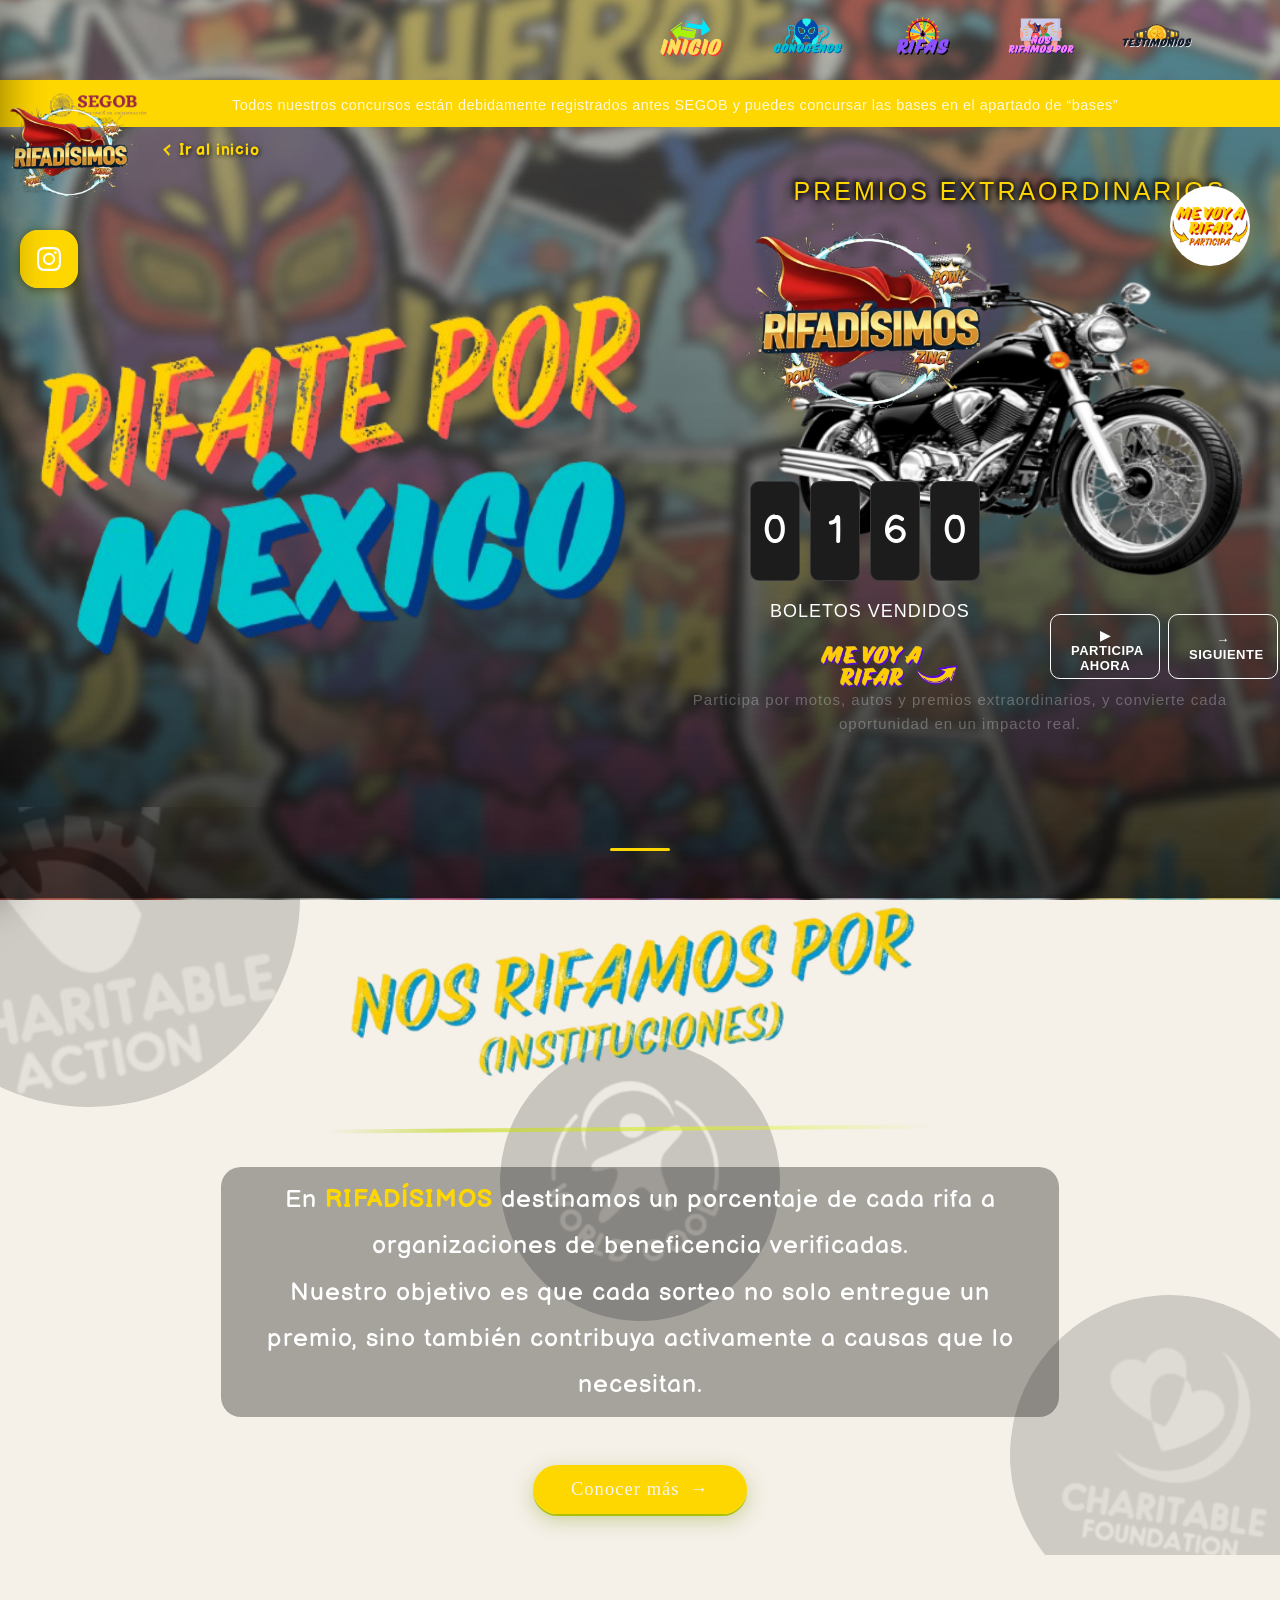
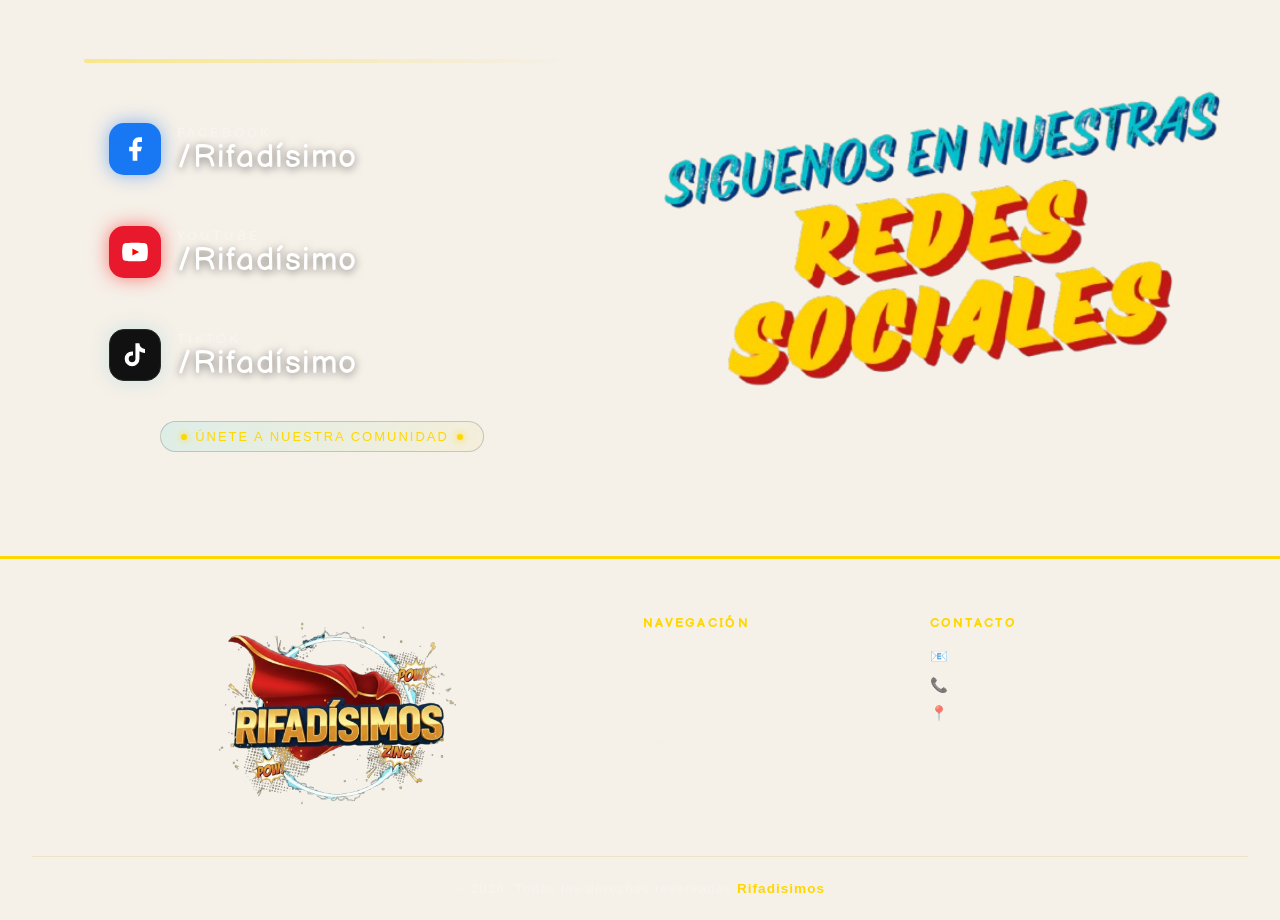
<file: index.html>
<!doctype html>
<html lang="es">
  <head>
    <meta charset="UTF-8" />
    <meta name="viewport" content="width=device-width, initial-scale=1.0" />
    <title>Rifadisimos</title>
    <meta
      name="description"
      content="Participa en rifas en línea en México con Rifadísimos. Gana premios increíbles y apoya causas sociales con cada boleto. ¡Regístrate y participa hoy!"
    />
    <link rel="icon" type="image/png" href="assets/image/logo.png" />
    <link
      href="https://fonts.googleapis.com/css2?family=Balsamiq+Sans:ital,wght@0,400;0,700;1,400&display=swap"
      rel="stylesheet"
    />
    <link rel="stylesheet" href="css/styles.css" />
    <link rel="stylesheet" href="css/reponsive.css" />
  </head>

  <body>
    <!-- Loading Screen -->
    <div class="loader" id="loader">
      <div class="spinner"></div>
      <p>Cargando Rifadísimos...</p>
    </div>
    <main>
     
      <header>
        
        <div class="header-inner">
          <button
            class="hamburger"
            id="hamburger"
            aria-label="Menú"
            aria-expanded="false"
          >
            <span></span><span></span><span></span>
          </button>
          <nav class="main-nav" aria-label="Navegación principal">
            <ul>
              <li>
                <a href="index.html">
                  <img src="assets/image/inicio.png" alt="Inicio" />
                </a>
              </li>
              <li>
                <a href="conocenos.html">
                  <img src="assets/image/conocemos.png" alt="conocenos" />
                </a>
              </li>
              <li>
                <a href="#rifas">
                  <img
                    src="assets/image/rifas.png"
                    alt="Rifas"
                    style="height: 40px"
                  />
                </a>
              </li>
              <li>
                <a href="instituciones.html">
                  <img src="assets/image/nosrifamos.png" alt="instituciones" />
                </a>
              </li>
              <li>
                <a href="instituciones.html">
                  <img
                    src="assets/image/testimonios.png"
                    alt="instituciones"
                    style="height: 40px"
                  />
                </a>
              </li>
            </ul>
          </nav>
        </div>
      </header>
      </a>
      <div class="drawer-overlay" id="drawerOverlay"></div>
      <div
        class="drawer"
        id="drawer"
        role="dialog"
        aria-label="Menú de navegación"
      >
        <div class="drawer-header">
          <div class="drawer-logo">
            <div
              class="logo-icon-lateral"
              style="width: 100px; height: 100px; margin-left: 40px"
            >
              <img src="assets/image/logo.png" alt="" />
            </div>
          </div>
          <button
            class="drawer-close"
            id="drawerClose"
            aria-label="Cerrar menú"
          >
            ✕
          </button>
        </div>
        <nav>
          <ul>
            <li>
              <a href="index.html" onclick="closeDrawer()"
                ><img src="assets/image/inicio.png" alt="Inicio" />
              </a>
            </li>
            <li>
              <a href="conocenos.html" onclick="closeDrawer()"
                ><img src="assets/image/conocemos.png" alt="conocenos" />
              </a>
            </li>
            <li>
              <a href="#rifas" onclick="closeDrawer()"
                ><img src="assets/image/rifas.png" alt="Rifas" />
              </a>
            </li>
            <li>
              <a href="#testimonios" onclick="closeDrawer()"
                ><img src="assets/image/testimonios.png" alt="instituciones" />
              </a>
            </li>
            <li>
              <a href="instituciones.html" onclick="closeDrawer()"
                ><img src="assets/image/nosrifamos.png" alt="instituciones" />
              </a>
            </li>
          </ul>
        </nav>
        <div class="drawer-footer">© 2026 Rifadisimos</div>
      </div>

      <div class="info-bar">
        <div class="info-bar-track">
          <div class="info-bar-content" id="infoContent">
            <img
              src="assets/image/SEGOB.png"
              style="height: 28px; mix-blend-mode: screen"
            />
            <span class="info-item"> Todos nuestros concursos están debidamente registrados antes SEGOB y puedes concursar las bases en el apartado de “bases”<strong></strong
            ></span>
          </div>
        </div>
      </div>

      <!-- Banner de Rifas -->
      <div class="banner" id="banner">
        <div class="banner__left">
          <div class="banner__tagline">
            <img src="assets/image/rifate_mexico.png" alt="Rífate por México" />
          </div>
        </div>
        <div class="banner__right">
          <div class="banner__logo">
            <img src="assets/image/logo.png" alt="Rifadísimos" />
          </div>
          <p class="banner__premios">Premios extraordinarios</p>
          <div class="item-image-wrap">
            <img id="articleImg" src="" alt="Producto" />
          </div>
          <div class="counter-wrap">
            <div class="counter-digits" id="counterDigits">
              <div class="digit">0</div>
              <div class="digit">1</div>
              <div class="digit">6</div>
              <div class="digit">0</div>
            </div>
          </div>
          <div class="counter-wrap-contador">
            <p class="counter-label">Boletos Vendidos</p>
          </div>
          <div class="btn-group">
            <button class="btn btn-primary">▶ Participa ahora</button>
            <button class="btn btn-secondary">→ Siguiente</button>
          </div>
          <div class="banner_logo_2">
            <img src="assets/image/me_voy_rifar.png" alt="Rifadísimos" />
          </div>
          <p class="desc-text">
            Participa por motos, autos y premios extraordinarios, y convierte
            cada oportunidad en un impacto real.
          </p>
        </div>
      </div>

      <!--Instituciones -->
      <div class="instituciones" id="seccion-instituciones">
        <section class="section">
          <div class="title-wrapper">
            <img
              src="assets/image/nosfifamos_instituciones.png"
              alt=""
              style="width: 600px"
            />
          </div>
          <div class="description">
            <p>
              En <strong>RIFADÍSIMOS</strong> destinamos un porcentaje de cada
              rifa a organizaciones de beneficencia verificadas.
            </p>
            <p>
              Nuestro objetivo es que cada sorteo no solo entregue un premio,
              sino también contribuya activamente a causas que lo necesitan.
            </p>
          </div>
          <a href="instituciones.html">
            <button class="btn-conocer">
              Conocer más <span class="arrow">→</span>
            </button>
          </a>
        </section>
        <div class="wm-bg">
          <img class="w1" src="assets/image/charitable.jpg" alt="" />
          <img class="w2" src="assets/image/foundation.jpg" alt="" />
          <img class="w3" src="assets/image/world.jpg" alt="" />
        </div>
      </div>

      <!-- Redes Sociales -->
      <div class="page">
        <div class="card">
          <div class="right-panel">
            <div class="mini-divider"></div>
            <div class="socials-list">
              <a
                class="social-row"
                href="https://facebook.com/Rifadisimo"
                target="_blank"
              >
                <div class="logo-bubble lb-fb">
                  <svg viewBox="0 0 24 24" fill="white">
                    <path
                      d="M18 2h-3a5 5 0 0 0-5 5v3H7v4h3v8h4v-8h3l1-4h-4V7a1 1 0 0 1 1-1h3z"
                    />
                  </svg>
                </div>
                <div class="social-info">
                  <div class="platform-label">Facebook</div>
                  <div class="handle-text">/Rifadísimo</div>
                </div>
                <span class="row-arrow">→</span>
              </a>
              <a
                class="social-row"
                href="https://youtube.com/@Rifadisimo"
                target="_blank"
              >
                <div class="logo-bubble lb-yt">
                  <svg viewBox="0 0 24 24" fill="white">
                    <path
                      d="M22.54 6.42a2.78 2.78 0 0 0-1.95-1.96C18.88 4 12 4 12 4s-6.88 0-8.59.46A2.78 2.78 0 0 0 1.46 6.42 29 29 0 0 0 1 12a29 29 0 0 0 .46 5.58 2.78 2.78 0 0 0 1.95 1.96C5.12 20 12 20 12 20s6.88 0 8.59-.46a2.78 2.78 0 0 0 1.95-1.96A29 29 0 0 0 23 12a29 29 0 0 0-.46-5.58z"
                    />
                    <polygon
                      points="9.75 15.02 15.5 12 9.75 8.98 9.75 15.02"
                      fill="#FF0000"
                    />
                  </svg>
                </div>
                <div class="social-info">
                  <div class="platform-label">YouTube</div>
                  <div class="handle-text">/Rifadísimo</div>
                </div>
                <span class="row-arrow">→</span>
              </a>
              <!-- 
        <a class="social-row" href="https://wa.me/5255555555" target="_blank">
          <div class="logo-bubble lb-wa">
            <svg viewBox="0 0 24 24" fill="white">
              <path d="M17.472 14.382c-.297-.149-1.758-.867-2.03-.967-.273-.099-.471-.148-.67.15-.197.297-.767.966-.94 1.164-.173.199-.347.223-.644.075-.297-.15-1.255-.463-2.39-1.475-.883-.788-1.48-1.761-1.653-2.059-.173-.297-.018-.458.13-.606.134-.133.298-.347.446-.52.149-.174.198-.298.298-.497.099-.198.05-.371-.025-.52-.075-.149-.669-1.612-.916-2.207-.242-.579-.487-.5-.669-.51-.173-.008-.371-.01-.57-.01-.198 0-.52.074-.792.372-.272.297-1.04 1.016-1.04 2.479 0 1.462 1.065 2.875 1.213 3.074.149.198 2.096 3.2 5.077 4.487.709.306 1.262.489 1.694.625.712.227 1.36.195 1.871.118.571-.085 1.758-.719 2.006-1.413.248-.694.248-1.289.173-1.413-.074-.124-.272-.198-.57-.347m-5.421 7.403h-.004a9.87 9.87 0 0 1-5.031-1.378l-.361-.214-3.741.982.998-3.648-.235-.374a9.86 9.86 0 0 1-1.51-5.26c.001-5.45 4.436-9.884 9.888-9.884 2.64 0 5.122 1.03 6.988 2.898a9.825 9.825 0 0 1 2.893 6.994c-.003 5.45-4.437 9.884-9.885 9.884m8.413-18.297A11.815 11.815 0 0 0 12.05 0C5.495 0 .16 5.335.157 11.892c0 2.096.547 4.142 1.588 5.945L.057 24l6.305-1.654a11.882 11.882 0 0 0 5.683 1.448h.005c6.554 0 11.89-5.335 11.893-11.893a11.821 11.821 0 0 0-3.48-8.413z"/>
            </svg>
          </div>
          <div class="social-info">
            <div class="platform-label">WhatsApp</div>
            <div class="handle-text">55555555</div>
          </div>
          <span class="row-arrow">→</span>
        </a> -->
              <a
                class="social-row"
                href="https://tiktok.com/@Rifadisimo"
                target="_blank"
              >
                <div class="logo-bubble lb-tt">
                  <svg viewBox="0 0 24 24" fill="white">
                    <path
                      d="M19.59 6.69a4.83 4.83 0 0 1-3.77-4.25V2h-3.45v13.67a2.89 2.89 0 0 1-2.88 2.5 2.89 2.89 0 0 1-2.89-2.89 2.89 2.89 0 0 1 2.89-2.89c.28 0 .54.04.79.1V9.01a6.27 6.27 0 0 0-.79-.05 6.34 6.34 0 0 0-6.34 6.34 6.34 6.34 0 0 0 6.34 6.34 6.34 6.34 0 0 0 6.33-6.34V8.69a8.18 8.18 0 0 0 4.78 1.52V6.75a4.85 4.85 0 0 1-1.01-.06z"
                    />
                  </svg>
                </div>
                <div class="social-info">
                  <div class="platform-label">TikTok</div>
                  <div class="handle-text">/Rifadísimo</div>
                </div>
                <span class="row-arrow">→</span>
              </a>
            </div>
            <div class="footer-badge">
              <div class="badge-inner">
                <div class="pulse-dot"></div>
                Únete a nuestra comunidad
                <div class="pulse-dot"></div>
              </div>
            </div>
          </div>
          <div class="left-panel">
            <img src="assets/image/siguemos_redes.png" />
          </div>
        </div>
      </div>
    </main>

    <!--Footer-->
    <footer id="contacto">
      <div class="footer-inner">
        <div class="footer-top">
          <a href="#inicio" class="logo">
            <div class="logo-icon-footer">
              <img src="assets/image/logo.png" alt="" class="logo-footer" />
            </div>
          </a>
          <div class="footer-links">
            <h4>Navegación</h4>
            <ul>
              <li><a href="index.html">Inicio</a></li>
              <li><a href="conocenos.html">Conocenos</a></li>
              <li><a href="#rifas">Rifas</a></li>
              <li><a href="#testimonios">Testimonios</a></li>
              <li><a href="instituciones.html">Ayudanos</a></li>
            </ul>
          </div>
          <div class="footer-links">
            <h4>Contacto</h4>
            <ul>
              <li><a href="#">📧 email</a></li>
              <li><a href="#">📞 +52 55 55 55 55 55 </a></li>
              <li><a href="#">📍 Ciudad de México</a></li>
            </ul>
          </div>
        </div>
        <div class="footer-bottom">
          <p>
            &copy; 2026- Todos los derechos reservados
            <strong>Rifadisimos</strong>
          </p>
        </div>
      </div>
    </footer>

    <!-- boton Redes Sociales -->
    <div class="fab-container" id="fab">
      <div class="fab-links" id="fabLinks">
        <a
          class="fab-link"
          data-net="whatsapp"
          data-label="WhatsApp"
          href="#"
          target="_blank"
        >
          <svg
            viewBox="0 0 24 24"
            fill="#25D366"
            xmlns="http://www.w3.org/2000/svg"
          >
            <path
              d="M17.472 14.382c-.297-.149-1.758-.867-2.03-.967-.273-.099-.471-.148-.67.15-.197.297-.767.966-.94 1.164-.173.199-.347.223-.644.075-.297-.15-1.255-.463-2.39-1.475-.883-.788-1.48-1.761-1.653-2.059-.173-.297-.018-.458.13-.606.134-.133.298-.347.446-.52.149-.174.198-.298.298-.497.099-.198.05-.371-.025-.52-.075-.149-.669-1.612-.916-2.207-.242-.579-.487-.5-.669-.51-.173-.008-.371-.01-.57-.01-.198 0-.52.074-.792.372-.272.297-1.04 1.016-1.04 2.479 0 1.462 1.065 2.875 1.213 3.074.149.198 2.096 3.2 5.077 4.487.709.306 1.262.489 1.694.625.712.227 1.36.195 1.871.118.571-.085 1.758-.719 2.006-1.413.248-.694.248-1.289.173-1.413-.074-.124-.272-.198-.57-.347m-5.421 7.403h-.004a9.87 9.87 0 01-5.031-1.378l-.361-.214-3.741.982.998-3.648-.235-.374a9.86 9.86 0 01-1.51-5.26c.001-5.45 4.436-9.884 9.888-9.884 2.64 0 5.122 1.03 6.988 2.898a9.825 9.825 0 012.893 6.994c-.003 5.45-4.437 9.884-9.885 9.884m8.413-18.297A11.815 11.815 0 0012.05 0C5.495 0 .16 5.335.157 11.892c0 2.096.547 4.142 1.588 5.945L.057 24l6.305-1.654a11.882 11.882 0 005.683 1.448h.005c6.554 0 11.89-5.335 11.893-11.893a11.821 11.821 0 00-3.48-8.413z"
            />
          </svg>
        </a>
        <a
          class="fab-link"
          data-net="tiktok"
          data-label="TikTok"
          href="#"
          target="_blank"
        >
          <svg viewBox="0 0 24 24" xmlns="http://www.w3.org/2000/svg">
            <path
              fill="#69C9D0"
              d="M12.525.02c1.31-.02 2.61-.01 3.91-.02.08 1.53.63 3.09 1.75 4.17 1.12 1.11 2.7 1.62 4.24 1.79v4.03c-1.44-.05-2.89-.35-4.2-.97-.57-.26-1.1-.59-1.62-.93-.01 2.92.01 5.84-.02 8.75-.08 1.4-.54 2.79-1.35 3.94-1.31 1.92-3.58 3.17-5.91 3.21-1.43.08-2.86-.31-4.08-1.03-2.02-1.19-3.44-3.37-3.65-5.71-.02-.5-.03-1-.01-1.49.18-1.9 1.12-3.72 2.58-4.96 1.66-1.44 3.98-2.13 6.15-1.72.02 1.48-.04 2.96-.04 4.44-.99-.32-2.15-.23-3.02.37-.63.41-1.11 1.04-1.36 1.75-.21.51-.15 1.07-.14 1.61.24 1.64 1.82 3.02 3.5 2.87 1.12-.01 2.19-.66 2.77-1.61.19-.33.4-.67.41-1.06.1-1.79.06-3.57.07-5.36.01-4.03-.01-8.05.02-12.07z"
            />
          </svg>
        </a>
        <a
          class="fab-link"
          data-net="youtube"
          data-label="YouTube"
          href="#"
          target="_blank"
        >
          <svg viewBox="0 0 24 24" xmlns="http://www.w3.org/2000/svg">
            <path
              fill="#FF0000"
              d="M23.498 6.186a3.016 3.016 0 00-2.122-2.136C19.505 3.545 12 3.545 12 3.545s-7.505 0-9.377.505A3.017 3.017 0 00.502 6.186C0 8.07 0 12 0 12s0 3.93.502 5.814a3.016 3.016 0 002.122 2.136c1.871.505 9.376.505 9.376.505s7.505 0 9.377-.505a3.015 3.015 0 002.122-2.136C24 15.93 24 12 24 12s0-3.93-.502-5.814zM9.545 15.568V8.432L15.818 12l-6.273 3.568z"
            />
          </svg>
        </a>
        <a
          class="fab-link"
          data-net="facebook"
          data-label="Facebook"
          href="#"
          target="_blank"
        >
          <svg viewBox="0 0 24 24" xmlns="http://www.w3.org/2000/svg">
            <path
              fill="#1877F2"
              d="M24 12.073c0-6.627-5.373-12-12-12s-12 5.373-12 12c0 5.99 4.388 10.954 10.125 11.854v-8.385H7.078v-3.47h3.047V9.43c0-3.007 1.792-4.669 4.533-4.669 1.312 0 2.686.235 2.686.235v2.953H15.83c-1.491 0-1.956.925-1.956 1.874v2.25h3.328l-.532 3.47h-2.796v8.385C19.612 23.027 24 18.062 24 12.073z"
            />
          </svg>
        </a>
      </div>
      <button class="fab-main" id="fabBtn" aria-label="Abrir redes sociales">
        <div class="fab-icon-wrap" id="fabIconWrap">
          <svg class="visible" id="ico0" viewBox="0 0 24 24">
            <path
              d="M12 2.163c3.204 0 3.584.012 4.85.07 3.252.148 4.771 1.691 4.919 4.919.058 1.265.069 1.645.069 4.849 0 3.205-.012 3.584-.069 4.849-.149 3.225-1.664 4.771-4.919 4.919-1.266.058-1.644.07-4.85.07-3.204 0-3.584-.012-4.849-.07-3.26-.149-4.771-1.699-4.919-4.92-.058-1.265-.07-1.644-.07-4.849 0-3.204.013-3.583.07-4.849.149-3.227 1.664-4.771 4.919-4.919 1.266-.057 1.645-.069 4.849-.069zM12 0C8.741 0 8.333.014 7.053.072 2.695.272.273 2.69.073 7.052.014 8.333 0 8.741 0 12c0 3.259.014 3.668.072 4.948.2 4.358 2.618 6.78 6.98 6.98C8.333 23.986 8.741 24 12 24c3.259 0 3.668-.014 4.948-.072 4.354-.2 6.782-2.618 6.979-6.98.059-1.28.073-1.689.073-4.948 0-3.259-.014-3.667-.072-4.947-.196-4.354-2.617-6.78-6.979-6.98C15.668.014 15.259 0 12 0zm0 5.838a6.162 6.162 0 100 12.324 6.162 6.162 0 000-12.324zM12 16a4 4 0 110-8 4 4 0 010 8zm6.406-11.845a1.44 1.44 0 100 2.881 1.44 1.44 0 000-2.881z"
            />
          </svg>
          <svg class="hidden" id="ico1" viewBox="0 0 24 24">
            <path
              d="M18.244 2.25h3.308l-7.227 8.26 8.502 11.24H16.17l-4.714-6.231-5.401 6.231H2.748l7.73-8.835L1.254 2.25H8.08l4.253 5.622zm-1.161 17.52h1.833L7.084 4.126H5.117z"
            />
          </svg>
          <svg class="hidden" id="ico2" viewBox="0 0 24 24">
            <path
              d="M24 12.073c0-6.627-5.373-12-12-12s-12 5.373-12 12c0 5.99 4.388 10.954 10.125 11.854v-8.385H7.078v-3.47h3.047V9.43c0-3.007 1.792-4.669 4.533-4.669 1.312 0 2.686.235 2.686.235v2.953H15.83c-1.491 0-1.956.925-1.956 1.874v2.25h3.328l-.532 3.47h-2.796v8.385C19.612 23.027 24 18.062 24 12.073z"
            />
          </svg>
          <svg class="hidden" id="ico3" viewBox="0 0 24 24">
            <path
              d="M23.498 6.186a3.016 3.016 0 00-2.122-2.136C19.505 3.545 12 3.545 12 3.545s-7.505 0-9.377.505A3.017 3.017 0 00.502 6.186C0 8.07 0 12 0 12s0 3.93.502 5.814a3.016 3.016 0 002.122 2.136c1.871.505 9.376.505 9.376.505s7.505 0 9.377-.505a3.015 3.015 0 002.122-2.136C24 15.93 24 12 24 12s0-3.93-.502-5.814zM9.545 15.568V8.432L15.818 12l-6.273 3.568z"
            />
          </svg>
          <svg class="hidden" id="ico4" viewBox="0 0 24 24">
            <path
              d="M12.525.02c1.31-.02 2.61-.01 3.91-.02.08 1.53.63 3.09 1.75 4.17 1.12 1.11 2.7 1.62 4.24 1.79v4.03c-1.44-.05-2.89-.35-4.2-.97-.57-.26-1.1-.59-1.62-.93-.01 2.92.01 5.84-.02 8.75-.08 1.4-.54 2.79-1.35 3.94-1.31 1.92-3.58 3.17-5.91 3.21-1.43.08-2.86-.31-4.08-1.03-2.02-1.19-3.44-3.37-3.65-5.71-.02-.5-.03-1-.01-1.49.18-1.9 1.12-3.72 2.58-4.96 1.66-1.44 3.98-2.13 6.15-1.72.02 1.48-.04 2.96-.04 4.44-.99-.32-2.15-.23-3.02.37-.63.41-1.11 1.04-1.36 1.75-.21.51-.15 1.07-.14 1.61.24 1.64 1.82 3.02 3.5 2.87 1.12-.01 2.19-.66 2.77-1.61.19-.33.4-.67.41-1.06.1-1.79.06-3.57.07-5.36.01-4.03-.01-8.05.02-12.07z"
            />
          </svg>
          <svg
            class="fab-close hidden"
            id="icoClose"
            viewBox="0 0 24 24"
            xmlns="http://www.w3.org/2000/svg"
          >
            <line x1="5" y1="5" x2="19" y2="19" />
            <line x1="19" y1="5" x2="5" y2="19" />
          </svg>
        </div>
      </button>
    </div>
    
    <div class="social-fab-group_2" id="btnConocer">
      <a href="#banner">
        <button class="sfab-main_2" aria-label="Conocer más">⬆️</button>
      </a>
    </div>

    <!-- Boton logo -->
    <div class="logo-flo">
      <a
        href="index.html"
        style="
          display: flex;
          align-items: center;
          gap: 10px;
          text-decoration: none;
        "
      >
        <button class="sfab-log-flo" aria-label="Ir al inicio">
          <img src="assets/image/logo.png" alt="Logo" />
        </button>
        <span class="label-inicio">
          <span class="arrow"></span>
          Ir al inicio
        </span>
      </a>
    </div>

    <!-- Boton Participar -->
    <div class="btn-rifar-wrap">
      <!-- <div class="texto-lateral">
        <span class="texto-participa">Participa</span>
        <span class="texto-sub">ahora mismo</span>
        <div class="arrow-anim">
          <div class="arr"></div>
          <div class="arr"></div>
          <div class="arr"></div>
        </div>
      </div> -->
      <button
        class="btn-rifar"
        aria-label="Participar"
        onclick="location.href = '#rifas'"
      >
        <div class="pulse-rings">
          <div class="ring"></div>
          <div class="ring"></div>
          <div class="ring"></div>
        </div>
        <img src="assets/image/logo-participa.jpg" alt="Me voy a rifar" />
      </button>
    </div>

    <script>
      const database = [
        {
          id: 1,
          nombre: "Moto Clásica 750cc",
          premio: "Honda Shadow",
          contador: 160,
          boletos: 840,
          imagen: "assets/image/moto.png",
        },
        {
          id: 3,
          nombre: "Rifa Navideña",
          premio: 'Smart TV 75"',
          contador: 512,
          boletos: 488,
          imagen: "assets/image/tv.png",
        },
        {
          id: 4,
          nombre: "Premio Especial",
          premio: "iPhone 16 Pro",
          contador: 89,
          boletos: 911,
          imagen: "assets/image/iphone.png",
        },
      ];

      let currentIndex = 0;

      function fetchFromDB(index) {
        return new Promise((resolve) => {
          setTimeout(
            () => resolve(database[index % database.length]),
            300 + Math.random() * 500,
          );
        });
      }

      function animateDigits(newVal) {
        const val = String(newVal).padStart(4, "0").slice(-4);
        const digits = document.querySelectorAll(".digit");
        digits.forEach((d, i) => {
          if (d.textContent !== val[i]) {
            d.classList.add("flip");
            setTimeout(() => {
              d.textContent = val[i];
              d.classList.remove("flip");
            }, 150);
          }
        });
      }

      function slideImage(newSrc, newContador) {
        const img = document.getElementById("articleImg");
        const counter = document.querySelector(".counter-wrap");

        const hasImage =
          img.src && !img.src.endsWith("index.html") && !img.src.endsWith("/");

        if (hasImage) {
          img.classList.remove("slide-in");
          img.classList.add("slide-out");
          counter.classList.remove("slide-in");
          counter.classList.add("slide-out");

          setTimeout(() => {
            img.src = newSrc;
            animateDigits(newContador);

            img.classList.remove("slide-out");
            img.classList.add("slide-in");
            counter.classList.remove("slide-out");
            counter.classList.add("slide-in");
          }, 280);
        } else {
          img.src = newSrc;
          animateDigits(newContador);
          img.classList.add("slide-in");
          counter.classList.add("slide-in");
        }
      }

      async function loadData(index) {
        try {
          const row = await fetchFromDB(index);
          slideImage(row.imagen, row.contador);
        } catch (e) {
          console.error("Error al obtener datos", e);
        }
      }

      loadData(currentIndex);

      document.querySelector(".btn-secondary").addEventListener("click", () => {
        currentIndex = (currentIndex + 1) % database.length;
        loadData(currentIndex);
      });

      setInterval(() => {
        loadData(currentIndex);
      }, 10000);

      window.addEventListener("load", () => {
        const loader = document.getElementById("loader");
        loader.classList.add("loaded");
        setTimeout(() => loader.remove(), 500);
      });
    </script>
    <script src="js/script.js"></script>
  </body>
</html>
</file>
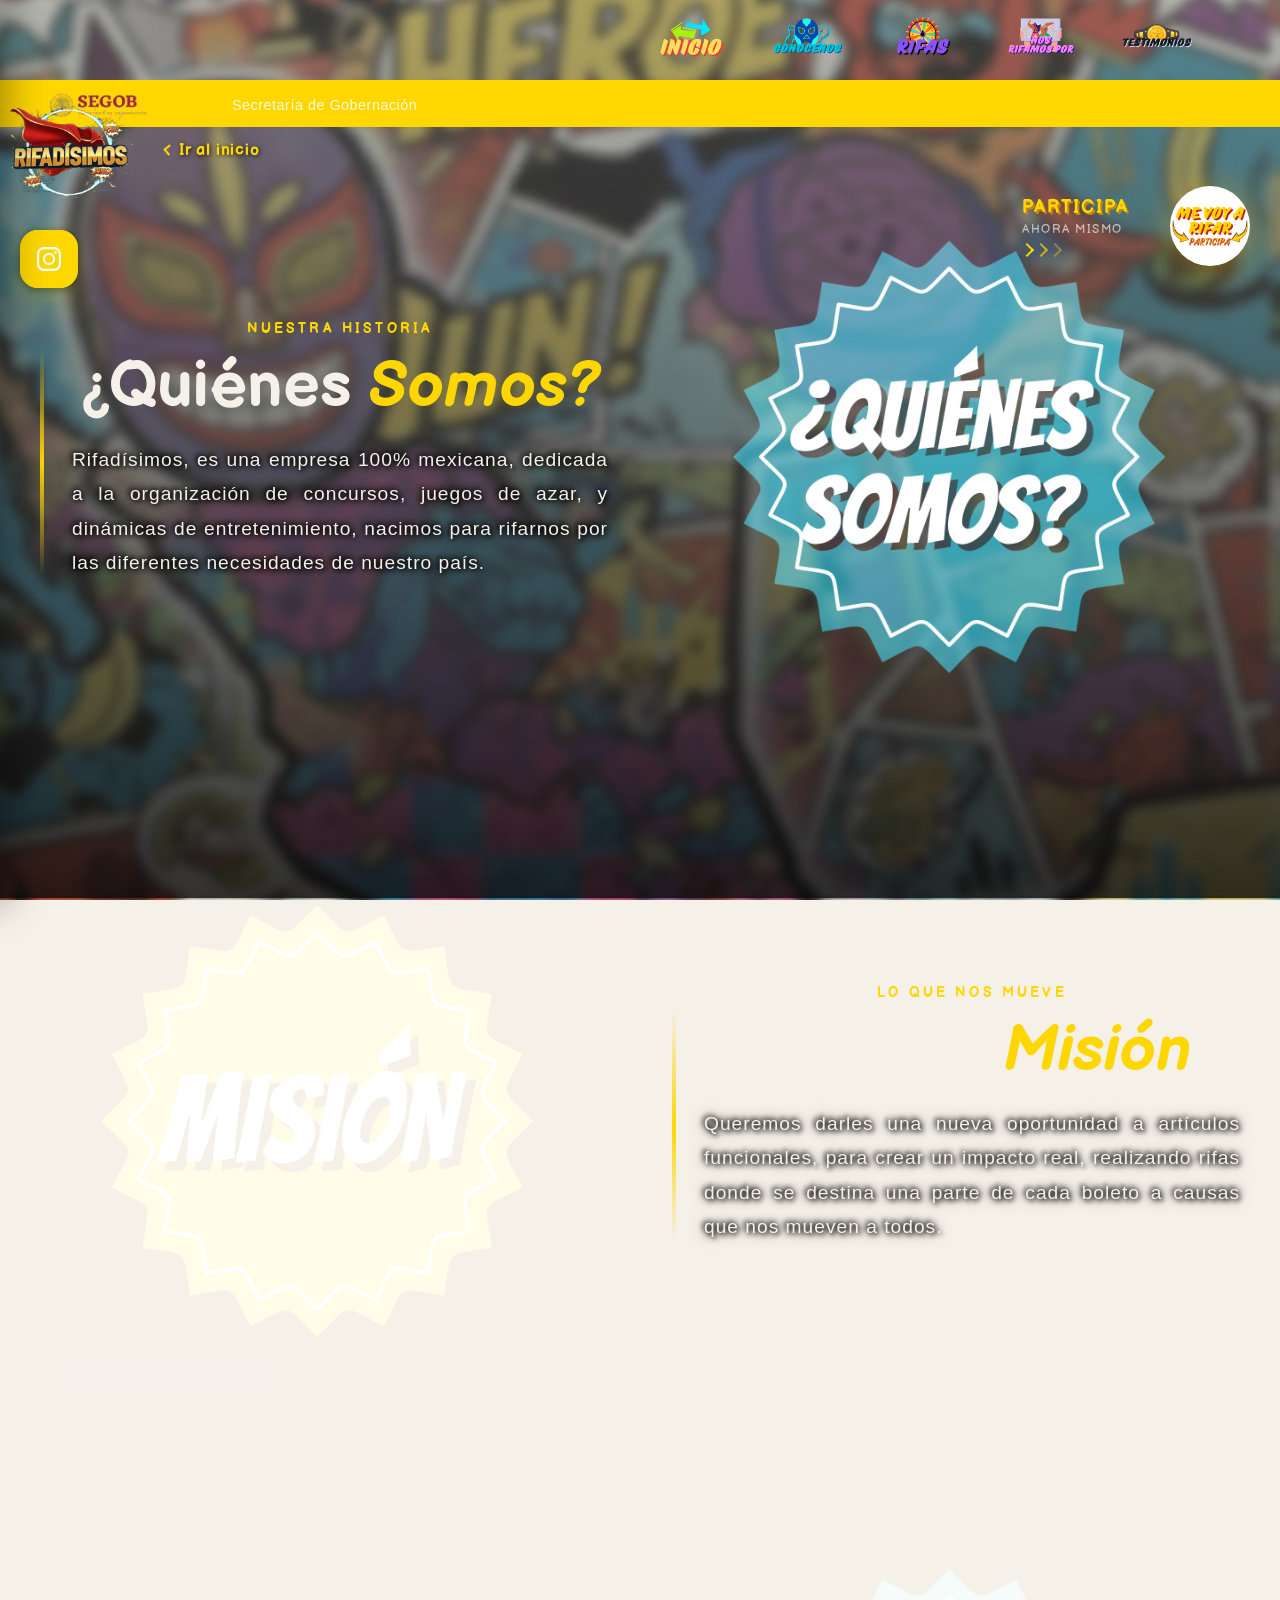
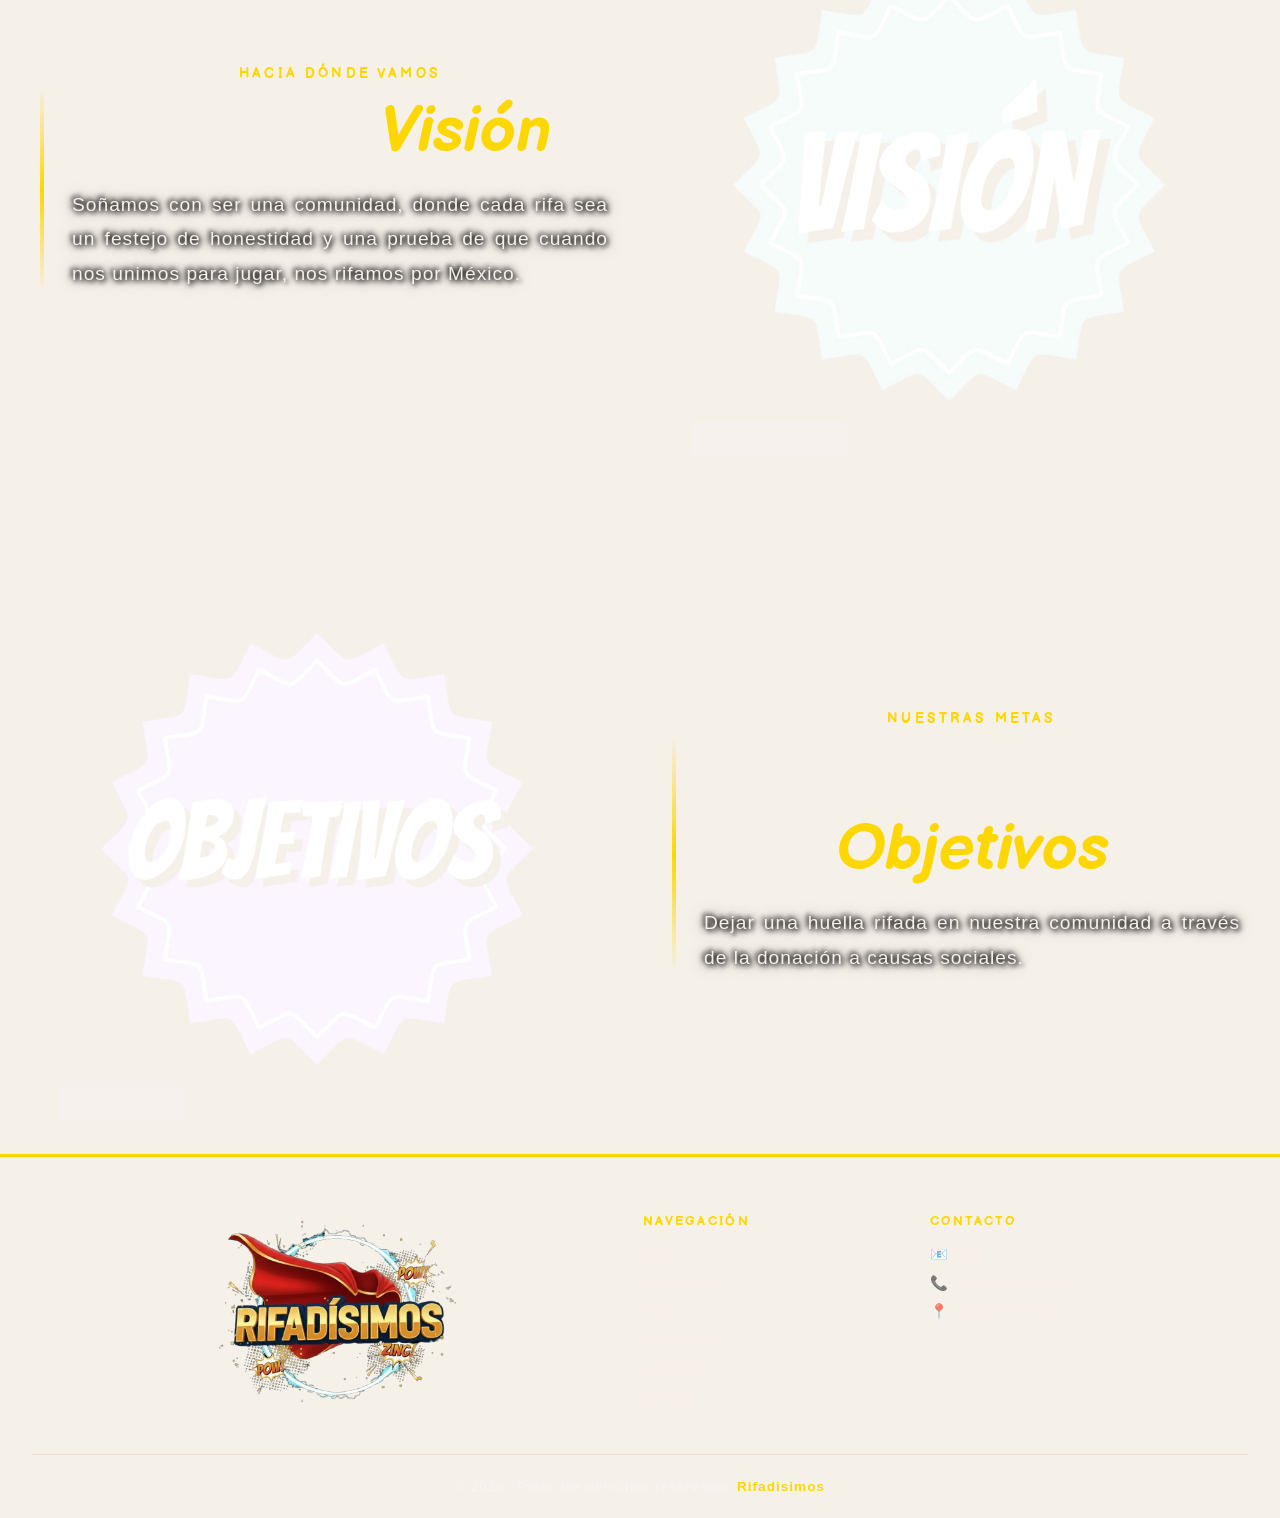
<file: conocenos.html>
<!doctype html>
<html lang="es">
  <head>
    <meta charset="UTF-8" />
    <meta name="viewport" content="width=device-width, initial-scale=1.0" />
    <title>Rifadisimos</title>
    <meta
      name="description"
      content="Participa en rifas en línea en México con Rifadísimos. Gana premios increíbles y apoya causas sociales con cada boleto. ¡Regístrate y participa hoy!"
    />
    <link rel="icon" type="image/png" href="assets/image/logo.png" />
    <link
      href="https://fonts.googleapis.com/css2?family=Balsamiq+Sans:ital,wght@0,400;0,700;1,400&display=swap"
      rel="stylesheet"
    />
     <link rel="stylesheet" href="css/styles.css" />
    <link rel="stylesheet" href="css/reponsive.css" />
  </head>

  <body>
    <!-- Loading Screen -->
    <div class="loader" id="loader">
      <div class="spinner"></div>
      <p>Cargando Rifadísimos...</p>
    </div>
    <main>
      <header>
        <div class="header-inner">
          <button
            class="hamburger"
            id="hamburger"
            aria-label="Menú"
            aria-expanded="false"
          >
            <span></span><span></span><span></span>
          </button>
          <nav class="main-nav" aria-label="Navegación principal">
            <ul>
              <li>
                <a href="index.html">
                  <img src="assets/image/inicio.png" alt="Inicio" />
                </a>
              </li>
              <li>
                <a href="conocenos.html">
                  <img src="assets/image/conocemos.png" alt="conocenos" />
                </a>
              </li>
              <li>
                <a href="#rifas">
                  <img
                    src="assets/image/rifas.png"
                    alt="Rifas"
                    style="height: 40px"
                  />
                </a>
              </li>
              <li>
                <a href="instituciones.html">
                  <img src="assets/image/nosrifamos.png" alt="instituciones" />
                </a>
              </li>
              <li>
                <a href="instituciones.html">
                  <img
                    src="assets/image/testimonios.png"
                    alt="instituciones"
                    style="height: 40px"
                  />
                </a>
              </li>
            </ul>
          </nav>
        </div>
      </header>
      <div class="drawer-overlay" id="drawerOverlay"></div>
      <div
        class="drawer"
        id="drawer"
        role="dialog"
        aria-label="Menú de navegación"
      >
        <div class="drawer-header">
          <div class="drawer-logo">
            <div
              class="logo-icon-lateral"
              style="width: 100px; height: 100px; margin-left: 40px"
            >
              <img src="assets/image/logo.png" alt="" />
            </div>
          </div>
          <button
            class="drawer-close"
            id="drawerClose"
            aria-label="Cerrar menú"
          >
            ✕
          </button>
        </div>
        <nav>
          <ul>
            <li>
              <a href="index.html" onclick="closeDrawer()"
                ><img src="assets/image/inicio.png" alt="Inicio" />
              </a>
            </li>
            <li>
              <a href="conocenos.html" onclick="closeDrawer()"
                ><img src="assets/image/conocemos.png" alt="conocenos" />
              </a>
            </li>
            <li>
              <a href="#rifas" onclick="closeDrawer()"
                ><img src="assets/image/rifas.png" alt="Rifas" />
              </a>
            </li>
            <li>
              <a href="#testimonios" onclick="closeDrawer()"
                ><img src="assets/image/testimonios.png" alt="instituciones" />
              </a>
            </li>
            <li>
              <a href="instituciones.html" onclick="closeDrawer()"
                ><img src="assets/image/nosrifamos.png" alt="instituciones" />
              </a>
            </li>
          </ul>
        </nav>
        <div class="drawer-footer">© 2026 Rifadisimos</div>
      </div>

      <div class="info-bar">
        <div class="info-bar-track">
          <div class="info-bar-content" id="infoContent">
            <img
              src="assets/image/SEGOB.png"
              style="height: 28px; mix-blend-mode: screen"
            />
            <span class="info-item">
              Secretaría de Gobernación<strong></strong
            ></span>
          </div>
        </div>
      </div>

      <!-- Seccion Conocemos -->
      <section class="about" id="conocemos">
        <!-- Quienes somos -->
        <div class="about-block">
          <div class="about-text">
            <span class="overline">Nuestra Historia</span>
            <h2>¿Quiénes <em>Somos?</em></h2>
            <p>
              Rifadísimos, es una empresa 100% mexicana, dedicada a la
              organización de concursos, juegos de azar, y dinámicas de
              entretenimiento, nacimos para rifarnos por las diferentes
              necesidades de nuestro país.
            </p>
          </div>
          <div class="about-img">
            <img
              src="assets/image/somos.jpeg"
              alt="Empresa mexicana de rifas en línea Rifadísimos"
            />
          </div>
        </div>
        <!-- Mision -->
        <div class="about-block reverse">
          <div class="about-text">
            <span class="overline">Lo que nos mueve</span>
            <h2>Nuestra <em>Misión</em></h2>
            <p>
              Queremos darles una nueva oportunidad a artículos funcionales,
              para crear un impacto real, realizando rifas donde se destina una
              parte de cada boleto a causas que nos mueven a todos.
            </p>
            <ul class="about-list"></ul>
          </div>
          <div class="about-img">
            <img
              src="assets/image/mision.jpeg"
              alt="Misión de Rifadísimos rifas con causa social"
            />
            <div class="about-img-badge">Enfocados en resultados</div>
          </div>
        </div>
        <!-- Vision -->
        <div class="about-block">
          <div class="about-text">
            <span class="overline">Hacia dónde vamos</span>
            <h2>Nuestra <em>Visión</em></h2>
            <p>
              Soñamos con ser una comunidad, donde cada rifa sea un festejo de
              honestidad y una prueba de que cuando nos unimos para jugar, nos
              rifamos por México.
            </p>
            <ul class="about-list"></ul>
          </div>
          <div class="about-img">
            <img
              src="assets/image/vision.jpeg"
              alt="Visión de empresa de rifas en México"
            />
            <div class="about-img-badge">Mirando el futuro</div>
          </div>
        </div>
        <!-- Objetivos -->
        <div class="about-block reverse">
          <div class="about-text">
            <span class="overline">Nuestras metas</span>
            <h2>Nuestros <em>Objetivos</em></h2>
            <p>
              Dejar una huella rifada en nuestra comunidad a través de la
              donación a causas sociales.
            </p>
            <ul class="about-list"></ul>
          </div>
          <div class="about-img">
            <img
              src="assets/image/objetivos.jpeg"
              alt="Objetivos de rifas con impacto social en México"
            />
            <div class="about-img-badge">Metas claras</div>
          </div>
        </div>
      </section>
    </main>

    <!--Footer-->
    <footer id="contacto">
      <div class="footer-inner">
        <div class="footer-top">
          <a href="#inicio" class="logo">
            <div class="logo-icon-footer">
              <img src="assets/image/logo.png" alt="" class="logo-footer" />
            </div>
          </a>
          <div class="footer-links">
            <h4>Navegación</h4>
            <ul>
              <li><a href="index.html">Inicio</a></li>
              <li><a href="conocenos.html">Conocenos</a></li>
              <li><a href="#rifas">Rifas</a></li>
              <li><a href="#testimonios">Testimonios</a></li>
              <li><a href="instituciones.html">Ayudanos</a></li>
              <li><a href="contacto.html">Contacto</a></li>
            </ul>
          </div>
          <div class="footer-links">
            <h4>Contacto</h4>
            <ul>
              <li><a href="#">📧 email</a></li>
              <li><a href="#">📞 +52 55 55 55 55 55 </a></li>
              <li><a href="#">📍 Ciudad de México</a></li>
            </ul>
          </div>
        </div>
        <div class="footer-bottom">
          <p>
            &copy; 2026- Todos los derechos reservados
            <strong>Rifadisimos</strong>
          </p>
        </div>
      </div>
    </footer>

    <!-- boton Redes Sociales -->
    <div class="fab-container" id="fab">
      <div class="fab-links" id="fabLinks">
        <a
          class="fab-link"
          data-net="whatsapp"
          data-label="WhatsApp"
          href="#"
          target="_blank"
        >
          <svg
            viewBox="0 0 24 24"
            fill="#25D366"
            xmlns="http://www.w3.org/2000/svg"
          >
            <path
              d="M17.472 14.382c-.297-.149-1.758-.867-2.03-.967-.273-.099-.471-.148-.67.15-.197.297-.767.966-.94 1.164-.173.199-.347.223-.644.075-.297-.15-1.255-.463-2.39-1.475-.883-.788-1.48-1.761-1.653-2.059-.173-.297-.018-.458.13-.606.134-.133.298-.347.446-.52.149-.174.198-.298.298-.497.099-.198.05-.371-.025-.52-.075-.149-.669-1.612-.916-2.207-.242-.579-.487-.5-.669-.51-.173-.008-.371-.01-.57-.01-.198 0-.52.074-.792.372-.272.297-1.04 1.016-1.04 2.479 0 1.462 1.065 2.875 1.213 3.074.149.198 2.096 3.2 5.077 4.487.709.306 1.262.489 1.694.625.712.227 1.36.195 1.871.118.571-.085 1.758-.719 2.006-1.413.248-.694.248-1.289.173-1.413-.074-.124-.272-.198-.57-.347m-5.421 7.403h-.004a9.87 9.87 0 01-5.031-1.378l-.361-.214-3.741.982.998-3.648-.235-.374a9.86 9.86 0 01-1.51-5.26c.001-5.45 4.436-9.884 9.888-9.884 2.64 0 5.122 1.03 6.988 2.898a9.825 9.825 0 012.893 6.994c-.003 5.45-4.437 9.884-9.885 9.884m8.413-18.297A11.815 11.815 0 0012.05 0C5.495 0 .16 5.335.157 11.892c0 2.096.547 4.142 1.588 5.945L.057 24l6.305-1.654a11.882 11.882 0 005.683 1.448h.005c6.554 0 11.89-5.335 11.893-11.893a11.821 11.821 0 00-3.48-8.413z"
            />
          </svg>
        </a>
        <a
          class="fab-link"
          data-net="tiktok"
          data-label="TikTok"
          href="#"
          target="_blank"
        >
          <svg viewBox="0 0 24 24" xmlns="http://www.w3.org/2000/svg">
            <path
              fill="#69C9D0"
              d="M12.525.02c1.31-.02 2.61-.01 3.91-.02.08 1.53.63 3.09 1.75 4.17 1.12 1.11 2.7 1.62 4.24 1.79v4.03c-1.44-.05-2.89-.35-4.2-.97-.57-.26-1.1-.59-1.62-.93-.01 2.92.01 5.84-.02 8.75-.08 1.4-.54 2.79-1.35 3.94-1.31 1.92-3.58 3.17-5.91 3.21-1.43.08-2.86-.31-4.08-1.03-2.02-1.19-3.44-3.37-3.65-5.71-.02-.5-.03-1-.01-1.49.18-1.9 1.12-3.72 2.58-4.96 1.66-1.44 3.98-2.13 6.15-1.72.02 1.48-.04 2.96-.04 4.44-.99-.32-2.15-.23-3.02.37-.63.41-1.11 1.04-1.36 1.75-.21.51-.15 1.07-.14 1.61.24 1.64 1.82 3.02 3.5 2.87 1.12-.01 2.19-.66 2.77-1.61.19-.33.4-.67.41-1.06.1-1.79.06-3.57.07-5.36.01-4.03-.01-8.05.02-12.07z"
            />
          </svg>
        </a>
        <a
          class="fab-link"
          data-net="youtube"
          data-label="YouTube"
          href="#"
          target="_blank"
        >
          <svg viewBox="0 0 24 24" xmlns="http://www.w3.org/2000/svg">
            <path
              fill="#FF0000"
              d="M23.498 6.186a3.016 3.016 0 00-2.122-2.136C19.505 3.545 12 3.545 12 3.545s-7.505 0-9.377.505A3.017 3.017 0 00.502 6.186C0 8.07 0 12 0 12s0 3.93.502 5.814a3.016 3.016 0 002.122 2.136c1.871.505 9.376.505 9.376.505s7.505 0 9.377-.505a3.015 3.015 0 002.122-2.136C24 15.93 24 12 24 12s0-3.93-.502-5.814zM9.545 15.568V8.432L15.818 12l-6.273 3.568z"
            />
          </svg>
        </a>
        <a
          class="fab-link"
          data-net="facebook"
          data-label="Facebook"
          href="#"
          target="_blank"
        >
          <svg viewBox="0 0 24 24" xmlns="http://www.w3.org/2000/svg">
            <path
              fill="#1877F2"
              d="M24 12.073c0-6.627-5.373-12-12-12s-12 5.373-12 12c0 5.99 4.388 10.954 10.125 11.854v-8.385H7.078v-3.47h3.047V9.43c0-3.007 1.792-4.669 4.533-4.669 1.312 0 2.686.235 2.686.235v2.953H15.83c-1.491 0-1.956.925-1.956 1.874v2.25h3.328l-.532 3.47h-2.796v8.385C19.612 23.027 24 18.062 24 12.073z"
            />
          </svg>
        </a>
      </div>
      <button class="fab-main" id="fabBtn" aria-label="Abrir redes sociales">
        <div class="fab-icon-wrap" id="fabIconWrap">
          <!-- Cycling icons (Instagram shown by default) -->
          <svg class="visible" id="ico0" viewBox="0 0 24 24">
            <path
              d="M12 2.163c3.204 0 3.584.012 4.85.07 3.252.148 4.771 1.691 4.919 4.919.058 1.265.069 1.645.069 4.849 0 3.205-.012 3.584-.069 4.849-.149 3.225-1.664 4.771-4.919 4.919-1.266.058-1.644.07-4.85.07-3.204 0-3.584-.012-4.849-.07-3.26-.149-4.771-1.699-4.919-4.92-.058-1.265-.07-1.644-.07-4.849 0-3.204.013-3.583.07-4.849.149-3.227 1.664-4.771 4.919-4.919 1.266-.057 1.645-.069 4.849-.069zM12 0C8.741 0 8.333.014 7.053.072 2.695.272.273 2.69.073 7.052.014 8.333 0 8.741 0 12c0 3.259.014 3.668.072 4.948.2 4.358 2.618 6.78 6.98 6.98C8.333 23.986 8.741 24 12 24c3.259 0 3.668-.014 4.948-.072 4.354-.2 6.782-2.618 6.979-6.98.059-1.28.073-1.689.073-4.948 0-3.259-.014-3.667-.072-4.947-.196-4.354-2.617-6.78-6.979-6.98C15.668.014 15.259 0 12 0zm0 5.838a6.162 6.162 0 100 12.324 6.162 6.162 0 000-12.324zM12 16a4 4 0 110-8 4 4 0 010 8zm6.406-11.845a1.44 1.44 0 100 2.881 1.44 1.44 0 000-2.881z"
            />
          </svg>
          <svg class="hidden" id="ico1" viewBox="0 0 24 24">
            <path
              d="M18.244 2.25h3.308l-7.227 8.26 8.502 11.24H16.17l-4.714-6.231-5.401 6.231H2.748l7.73-8.835L1.254 2.25H8.08l4.253 5.622zm-1.161 17.52h1.833L7.084 4.126H5.117z"
            />
          </svg>
          <svg class="hidden" id="ico2" viewBox="0 0 24 24">
            <path
              d="M24 12.073c0-6.627-5.373-12-12-12s-12 5.373-12 12c0 5.99 4.388 10.954 10.125 11.854v-8.385H7.078v-3.47h3.047V9.43c0-3.007 1.792-4.669 4.533-4.669 1.312 0 2.686.235 2.686.235v2.953H15.83c-1.491 0-1.956.925-1.956 1.874v2.25h3.328l-.532 3.47h-2.796v8.385C19.612 23.027 24 18.062 24 12.073z"
            />
          </svg>
          <svg class="hidden" id="ico3" viewBox="0 0 24 24">
            <path
              d="M23.498 6.186a3.016 3.016 0 00-2.122-2.136C19.505 3.545 12 3.545 12 3.545s-7.505 0-9.377.505A3.017 3.017 0 00.502 6.186C0 8.07 0 12 0 12s0 3.93.502 5.814a3.016 3.016 0 002.122 2.136c1.871.505 9.376.505 9.376.505s7.505 0 9.377-.505a3.015 3.015 0 002.122-2.136C24 15.93 24 12 24 12s0-3.93-.502-5.814zM9.545 15.568V8.432L15.818 12l-6.273 3.568z"
            />
          </svg>
          <svg class="hidden" id="ico4" viewBox="0 0 24 24">
            <path
              d="M12.525.02c1.31-.02 2.61-.01 3.91-.02.08 1.53.63 3.09 1.75 4.17 1.12 1.11 2.7 1.62 4.24 1.79v4.03c-1.44-.05-2.89-.35-4.2-.97-.57-.26-1.1-.59-1.62-.93-.01 2.92.01 5.84-.02 8.75-.08 1.4-.54 2.79-1.35 3.94-1.31 1.92-3.58 3.17-5.91 3.21-1.43.08-2.86-.31-4.08-1.03-2.02-1.19-3.44-3.37-3.65-5.71-.02-.5-.03-1-.01-1.49.18-1.9 1.12-3.72 2.58-4.96 1.66-1.44 3.98-2.13 6.15-1.72.02 1.48-.04 2.96-.04 4.44-.99-.32-2.15-.23-3.02.37-.63.41-1.11 1.04-1.36 1.75-.21.51-.15 1.07-.14 1.61.24 1.64 1.82 3.02 3.5 2.87 1.12-.01 2.19-.66 2.77-1.61.19-.33.4-.67.41-1.06.1-1.79.06-3.57.07-5.36.01-4.03-.01-8.05.02-12.07z"
            />
          </svg>
          <svg
            class="fab-close hidden"
            id="icoClose"
            viewBox="0 0 24 24"
            xmlns="http://www.w3.org/2000/svg"
          >
            <line x1="5" y1="5" x2="19" y2="19" />
            <line x1="19" y1="5" x2="5" y2="19" />
          </svg>
        </div>
      </button>
    </div>

    <div class="social-fab-group_2" id="btnConocer">
      <a href="#banner">
        <button class="sfab-main_2" aria-label="Conocer más">⬆️</button>
      </a>
    </div>
    <!-- Boton logo -->
    <div class="logo-flo">
      <a
        href="index.html"
        style="
          display: flex;
          align-items: center;
          gap: 10px;
          text-decoration: none;
        "
      >
        <button class="sfab-log-flo" aria-label="Ir al inicio">
          <img src="assets/image/logo.png" alt="Logo" />
        </button>
        <span class="label-inicio">
          <span class="arrow"></span>
          Ir al inicio
        </span>
      </a>
    </div>

    <div class="btn-rifar-wrap">
      <div class="texto-lateral">
        <span class="texto-participa">Participa</span>
        <span class="texto-sub">ahora mismo</span>
        <div class="arrow-anim">
          <div class="arr"></div>
          <div class="arr"></div>
          <div class="arr"></div>
        </div>
      </div>

      <button
        class="btn-rifar"
        aria-label="Participar"
        onclick="location.href = '#rifas'"
      >
        <div class="pulse-rings">
          <div class="ring"></div>
          <div class="ring"></div>
          <div class="ring"></div>
        </div>
        <img src="assets/image/logo-participa.jpg" alt="Me voy a rifar" />
      </button>
    </div>
    <script>
      window.addEventListener("load", () => {
        const loader = document.getElementById("loader");
        loader.classList.add("loaded");
        setTimeout(() => loader.remove(), 500);
      });
    </script>
    <script src="js/script.js"></script>
  </body>
</html>
</file>
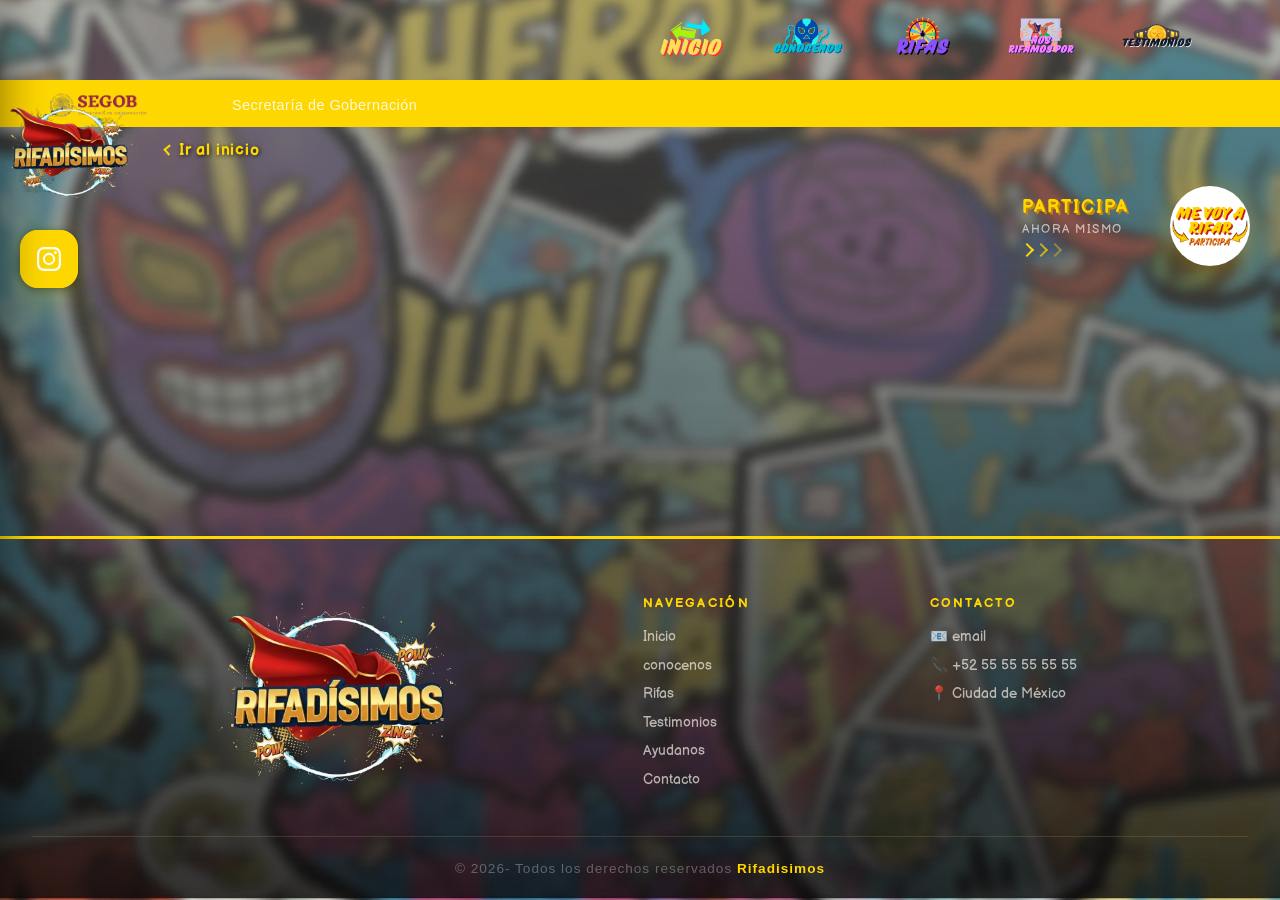
<file: instituciones.html>
<!doctype html>
<html lang="es">
  <head>
    <meta charset="UTF-8" />
    <meta name="viewport" content="width=device-width, initial-scale=1.0" />
    <title>Rifadisimos</title>
    <meta
      name="description"
      content="Participa en rifas en línea en México con Rifadísimos. Gana premios increíbles y apoya causas sociales con cada boleto. ¡Regístrate y participa hoy!"
    />
    <link rel="icon" type="image/png" href="assets/image/logo.png" />
    <link
      href="https://fonts.googleapis.com/css2?family=Balsamiq+Sans:ital,wght@0,400;0,700;1,400&display=swap"
      rel="stylesheet"
    />
    <link rel="stylesheet" href="css/styles.css" />
    <link rel="stylesheet" href="css/reponsive.css" />
  </head>

  <body>
    <!-- Loading Screen -->
    <div class="loader" id="loader">
      <div class="spinner"></div>
      <p>Cargando Rifadísimos...</p>
    </div>
    <main>
      <header>
        <div class="header-inner">
          <button
            class="hamburger"
            id="hamburger"
            aria-label="Menú"
            aria-expanded="false"
          >
            <span></span><span></span><span></span>
          </button>
          <nav class="main-nav" aria-label="Navegación principal">
            <ul>
              <li>
                <a href="index.html">
                  <img src="assets/image/inicio.png" alt="Inicio" />
                </a>
              </li>
              <li>
                <a href="conocenos.html">
                  <img src="assets/image/conocemos.png" alt="conocenos" />
                </a>
              </li>
              <li>
                <a href="#rifas">
                  <img
                    src="assets/image/rifas.png"
                    alt="Rifas"
                    style="height: 40px"
                  />
                </a>
              </li>
              <li>
                <a href="instituciones.html">
                  <img src="assets/image/nosrifamos.png" alt="instituciones" />
                </a>
              </li>
              <li>
                <a href="instituciones.html">
                  <img
                    src="assets/image/testimonios.png"
                    alt="instituciones"
                    style="height: 40px"
                  />
                </a>
              </li>
            </ul>
          </nav>
        </div>
      </header>
      <div class="drawer-overlay" id="drawerOverlay"></div>
      <div
        class="drawer"
        id="drawer"
        role="dialog"
        aria-label="Menú de navegación"
      >
        <div class="drawer-header">
          <div class="drawer-logo">
            <div
              class="logo-icon-lateral"
              style="width: 100px; height: 100px; margin-left: 40px"
            >
              <img src="assets/image/logo.png" alt="" />
            </div>
          </div>
          <button
            class="drawer-close"
            id="drawerClose"
            aria-label="Cerrar menú"
          >
            ✕
          </button>
        </div>
        <nav>
          <ul>
            <li>
              <a href="index.html" onclick="closeDrawer()"
                ><img src="assets/image/inicio.png" alt="Inicio" />
              </a>
            </li>
            <li>
              <a href="conocenos.html" onclick="closeDrawer()"
                ><img src="assets/image/conocemos.png" alt="conocenos" />
              </a>
            </li>
            <li>
              <a href="#rifas" onclick="closeDrawer()"
                ><img src="assets/image/rifas.png" alt="Rifas" />
              </a>
            </li>
            <li>
              <a href="#testimonios" onclick="closeDrawer()"
                ><img src="assets/image/testimonios.png" alt="instituciones" />
              </a>
            </li>
            <li>
              <a href="instituciones.html" onclick="closeDrawer()"
                ><img src="assets/image/nosrifamos.png" alt="instituciones" />
              </a>
            </li>
          </ul>
        </nav>
        <div class="drawer-footer">© 2026 Rifadisimos</div>
      </div>

      <div class="info-bar">
        <div class="info-bar-track">
          <div class="info-bar-content" id="infoContent">
            <img
              src="assets/image/SEGOB.png"
              style="height: 28px; mix-blend-mode: screen"
            />
            <span class="info-item">
              Secretaría de Gobernación<strong></strong
            ></span>
          </div>
        </div>
      </div>
    </main>
    <!--Footer-->
    <footer id="contacto">
      <div class="footer-inner">
        <div class="footer-top">
          <a href="#inicio" class="logo">
            <div class="logo-icon-footer">
              <img src="assets/image/logo.png" alt="" class="logo-footer" />
            </div>
          </a>

          <div class="footer-links">
            <h4>Navegación</h4>
            <ul>
              <li><a href="index.html">Inicio</a></li>
              <li><a href="conocenos.html">conocenos</a></li>
              <li><a href="#rifas">Rifas</a></li>
              <li><a href="#testimonios">Testimonios</a></li>
              <li><a href="#ayudanos">Ayudanos</a></li>
              <li><a href="contacto.html">Contacto</a></li>
            </ul>
          </div>
          <div class="footer-links">
            <h4>Contacto</h4>
            <ul>
              <li><a href="#">📧 email</a></li>
              <li><a href="#">📞 +52 55 55 55 55 55 </a></li>
              <li><a href="#">📍 Ciudad de México</a></li>
            </ul>
          </div>
        </div>
        <div class="footer-bottom">
          <p>
            &copy; 2026- Todos los derechos reservados
            <strong>Rifadisimos</strong>
          </p>
        </div>
      </div>
    </footer>

    <!-- boton Redes Sociales -->
    <div class="fab-container" id="fab">
      <div class="fab-links" id="fabLinks">
        <a
          class="fab-link"
          data-net="whatsapp"
          data-label="WhatsApp"
          href="#"
          target="_blank"
        >
          <svg
            viewBox="0 0 24 24"
            fill="#25D366"
            xmlns="http://www.w3.org/2000/svg"
          >
            <path
              d="M17.472 14.382c-.297-.149-1.758-.867-2.03-.967-.273-.099-.471-.148-.67.15-.197.297-.767.966-.94 1.164-.173.199-.347.223-.644.075-.297-.15-1.255-.463-2.39-1.475-.883-.788-1.48-1.761-1.653-2.059-.173-.297-.018-.458.13-.606.134-.133.298-.347.446-.52.149-.174.198-.298.298-.497.099-.198.05-.371-.025-.52-.075-.149-.669-1.612-.916-2.207-.242-.579-.487-.5-.669-.51-.173-.008-.371-.01-.57-.01-.198 0-.52.074-.792.372-.272.297-1.04 1.016-1.04 2.479 0 1.462 1.065 2.875 1.213 3.074.149.198 2.096 3.2 5.077 4.487.709.306 1.262.489 1.694.625.712.227 1.36.195 1.871.118.571-.085 1.758-.719 2.006-1.413.248-.694.248-1.289.173-1.413-.074-.124-.272-.198-.57-.347m-5.421 7.403h-.004a9.87 9.87 0 01-5.031-1.378l-.361-.214-3.741.982.998-3.648-.235-.374a9.86 9.86 0 01-1.51-5.26c.001-5.45 4.436-9.884 9.888-9.884 2.64 0 5.122 1.03 6.988 2.898a9.825 9.825 0 012.893 6.994c-.003 5.45-4.437 9.884-9.885 9.884m8.413-18.297A11.815 11.815 0 0012.05 0C5.495 0 .16 5.335.157 11.892c0 2.096.547 4.142 1.588 5.945L.057 24l6.305-1.654a11.882 11.882 0 005.683 1.448h.005c6.554 0 11.89-5.335 11.893-11.893a11.821 11.821 0 00-3.48-8.413z"
            />
          </svg>
        </a>
        <a
          class="fab-link"
          data-net="tiktok"
          data-label="TikTok"
          href="#"
          target="_blank"
        >
          <svg viewBox="0 0 24 24" xmlns="http://www.w3.org/2000/svg">
            <path
              fill="#69C9D0"
              d="M12.525.02c1.31-.02 2.61-.01 3.91-.02.08 1.53.63 3.09 1.75 4.17 1.12 1.11 2.7 1.62 4.24 1.79v4.03c-1.44-.05-2.89-.35-4.2-.97-.57-.26-1.1-.59-1.62-.93-.01 2.92.01 5.84-.02 8.75-.08 1.4-.54 2.79-1.35 3.94-1.31 1.92-3.58 3.17-5.91 3.21-1.43.08-2.86-.31-4.08-1.03-2.02-1.19-3.44-3.37-3.65-5.71-.02-.5-.03-1-.01-1.49.18-1.9 1.12-3.72 2.58-4.96 1.66-1.44 3.98-2.13 6.15-1.72.02 1.48-.04 2.96-.04 4.44-.99-.32-2.15-.23-3.02.37-.63.41-1.11 1.04-1.36 1.75-.21.51-.15 1.07-.14 1.61.24 1.64 1.82 3.02 3.5 2.87 1.12-.01 2.19-.66 2.77-1.61.19-.33.4-.67.41-1.06.1-1.79.06-3.57.07-5.36.01-4.03-.01-8.05.02-12.07z"
            />
          </svg>
        </a>
        <a
          class="fab-link"
          data-net="youtube"
          data-label="YouTube"
          href="#"
          target="_blank"
        >
          <svg viewBox="0 0 24 24" xmlns="http://www.w3.org/2000/svg">
            <path
              fill="#FF0000"
              d="M23.498 6.186a3.016 3.016 0 00-2.122-2.136C19.505 3.545 12 3.545 12 3.545s-7.505 0-9.377.505A3.017 3.017 0 00.502 6.186C0 8.07 0 12 0 12s0 3.93.502 5.814a3.016 3.016 0 002.122 2.136c1.871.505 9.376.505 9.376.505s7.505 0 9.377-.505a3.015 3.015 0 002.122-2.136C24 15.93 24 12 24 12s0-3.93-.502-5.814zM9.545 15.568V8.432L15.818 12l-6.273 3.568z"
            />
          </svg>
        </a>
        <a
          class="fab-link"
          data-net="facebook"
          data-label="Facebook"
          href="#"
          target="_blank"
        >
          <svg viewBox="0 0 24 24" xmlns="http://www.w3.org/2000/svg">
            <path
              fill="#1877F2"
              d="M24 12.073c0-6.627-5.373-12-12-12s-12 5.373-12 12c0 5.99 4.388 10.954 10.125 11.854v-8.385H7.078v-3.47h3.047V9.43c0-3.007 1.792-4.669 4.533-4.669 1.312 0 2.686.235 2.686.235v2.953H15.83c-1.491 0-1.956.925-1.956 1.874v2.25h3.328l-.532 3.47h-2.796v8.385C19.612 23.027 24 18.062 24 12.073z"
            />
          </svg>
        </a>
      </div>
      
      <button class="fab-main" id="fabBtn" aria-label="Abrir redes sociales">
        <div class="fab-icon-wrap" id="fabIconWrap">
          <!-- Cycling icons (Instagram shown by default) -->
          <svg class="visible" id="ico0" viewBox="0 0 24 24">
            <path
              d="M12 2.163c3.204 0 3.584.012 4.85.07 3.252.148 4.771 1.691 4.919 4.919.058 1.265.069 1.645.069 4.849 0 3.205-.012 3.584-.069 4.849-.149 3.225-1.664 4.771-4.919 4.919-1.266.058-1.644.07-4.85.07-3.204 0-3.584-.012-4.849-.07-3.26-.149-4.771-1.699-4.919-4.92-.058-1.265-.07-1.644-.07-4.849 0-3.204.013-3.583.07-4.849.149-3.227 1.664-4.771 4.919-4.919 1.266-.057 1.645-.069 4.849-.069zM12 0C8.741 0 8.333.014 7.053.072 2.695.272.273 2.69.073 7.052.014 8.333 0 8.741 0 12c0 3.259.014 3.668.072 4.948.2 4.358 2.618 6.78 6.98 6.98C8.333 23.986 8.741 24 12 24c3.259 0 3.668-.014 4.948-.072 4.354-.2 6.782-2.618 6.979-6.98.059-1.28.073-1.689.073-4.948 0-3.259-.014-3.667-.072-4.947-.196-4.354-2.617-6.78-6.979-6.98C15.668.014 15.259 0 12 0zm0 5.838a6.162 6.162 0 100 12.324 6.162 6.162 0 000-12.324zM12 16a4 4 0 110-8 4 4 0 010 8zm6.406-11.845a1.44 1.44 0 100 2.881 1.44 1.44 0 000-2.881z"
            />
          </svg>
          <svg class="hidden" id="ico1" viewBox="0 0 24 24">
            <path
              d="M18.244 2.25h3.308l-7.227 8.26 8.502 11.24H16.17l-4.714-6.231-5.401 6.231H2.748l7.73-8.835L1.254 2.25H8.08l4.253 5.622zm-1.161 17.52h1.833L7.084 4.126H5.117z"
            />
          </svg>
          <svg class="hidden" id="ico2" viewBox="0 0 24 24">
            <path
              d="M24 12.073c0-6.627-5.373-12-12-12s-12 5.373-12 12c0 5.99 4.388 10.954 10.125 11.854v-8.385H7.078v-3.47h3.047V9.43c0-3.007 1.792-4.669 4.533-4.669 1.312 0 2.686.235 2.686.235v2.953H15.83c-1.491 0-1.956.925-1.956 1.874v2.25h3.328l-.532 3.47h-2.796v8.385C19.612 23.027 24 18.062 24 12.073z"
            />
          </svg>
          <svg class="hidden" id="ico3" viewBox="0 0 24 24">
            <path
              d="M23.498 6.186a3.016 3.016 0 00-2.122-2.136C19.505 3.545 12 3.545 12 3.545s-7.505 0-9.377.505A3.017 3.017 0 00.502 6.186C0 8.07 0 12 0 12s0 3.93.502 5.814a3.016 3.016 0 002.122 2.136c1.871.505 9.376.505 9.376.505s7.505 0 9.377-.505a3.015 3.015 0 002.122-2.136C24 15.93 24 12 24 12s0-3.93-.502-5.814zM9.545 15.568V8.432L15.818 12l-6.273 3.568z"
            />
          </svg>
          <svg class="hidden" id="ico4" viewBox="0 0 24 24">
            <path
              d="M12.525.02c1.31-.02 2.61-.01 3.91-.02.08 1.53.63 3.09 1.75 4.17 1.12 1.11 2.7 1.62 4.24 1.79v4.03c-1.44-.05-2.89-.35-4.2-.97-.57-.26-1.1-.59-1.62-.93-.01 2.92.01 5.84-.02 8.75-.08 1.4-.54 2.79-1.35 3.94-1.31 1.92-3.58 3.17-5.91 3.21-1.43.08-2.86-.31-4.08-1.03-2.02-1.19-3.44-3.37-3.65-5.71-.02-.5-.03-1-.01-1.49.18-1.9 1.12-3.72 2.58-4.96 1.66-1.44 3.98-2.13 6.15-1.72.02 1.48-.04 2.96-.04 4.44-.99-.32-2.15-.23-3.02.37-.63.41-1.11 1.04-1.36 1.75-.21.51-.15 1.07-.14 1.61.24 1.64 1.82 3.02 3.5 2.87 1.12-.01 2.19-.66 2.77-1.61.19-.33.4-.67.41-1.06.1-1.79.06-3.57.07-5.36.01-4.03-.01-8.05.02-12.07z"
            />
          </svg>
          <svg
            class="fab-close hidden"
            id="icoClose"
            viewBox="0 0 24 24"
            xmlns="http://www.w3.org/2000/svg"
          >
            <line x1="5" y1="5" x2="19" y2="19" />
            <line x1="19" y1="5" x2="5" y2="19" />
          </svg>
        </div>
      </button>
    </div>
    <div class="social-fab-group_2" id="btnConocer">
      <a href="#banner">
        <button class="sfab-main_2" aria-label="Conocer más">⬆️</button>
      </a>
    </div>

    <!-- Boton logo -->
    <div class="logo-flo">
      <a
        href="index.html"
        style="
          display: flex;
          align-items: center;
          gap: 10px;
          text-decoration: none;
        "
      >
        <button class="sfab-log-flo" aria-label="Ir al inicio">
          <img src="assets/image/logo.png" alt="Logo" />
        </button>
        <span class="label-inicio">
          <span class="arrow"></span>
          Ir al inicio
        </span>
      </a>
    </div>

    <div class="btn-rifar-wrap">
      <div class="texto-lateral">
        <span class="texto-participa">Participa</span>
        <span class="texto-sub">ahora mismo</span>
        <div class="arrow-anim">
          <div class="arr"></div>
          <div class="arr"></div>
          <div class="arr"></div>
        </div>
      </div>

      <button
        class="btn-rifar"
        aria-label="Participar"
        onclick="location.href = '#rifas'"
      >
        <div class="pulse-rings">
          <div class="ring"></div>
          <div class="ring"></div>
          <div class="ring"></div>
        </div>
        <img src="assets/image/logo-participa.jpg" alt="Me voy a rifar" />
      </button>
    </div>
    <script>
      window.addEventListener("load", () => {
        const loader = document.getElementById("loader");
        loader.classList.add("loaded");
        setTimeout(() => loader.remove(), 500);
      });
    </script>
    <script src="js/script.js"></script>
  </body>
</html>
</file>
<file: css/styles.css>
*,
*::before,
*::after {
  box-sizing: border-box;
  margin: 0;
  padding: 0;
  -webkit-tap-highlight-color: transparent;
}

:root {
  --gold: #ffd700;
  --dark: #1a1a2e;
  --accent: #e94560;
  --white: #f5f0e8;
  --text: #2d2d2d;
  --red: #e8192c;
  --cyan: #00d4e8;
  --green: #25d366;
  --blue: #1877f2;
  --img: url("../assets/image/fondo.jpg");
}

html {
  scrollbar-width: none;
  height: 100%;
  margin: 0;
}

.loader {
  position: fixed;
  top: 0;
  left: 0;
  width: 100%;
  height: 100%;
  background: #ffffff;
  display: flex;
  flex-direction: column;
  justify-content: center;
  align-items: center;
  z-index: 9999;
  transition: opacity 0.6s ease;
}

.loader p {
  margin-top: 15px;
  font-family: 'Balsamiq Sans', sans-serif;
  font-size: 18px;
  color: #333333;
}

.spinner {
  border: 6px solid #f3f3f3;
  border-top: 6px solid var(--gold);
  border-radius: 50%;
  width: 60px;
  height: 60px;
  animation: spin 1s linear infinite;
}

@keyframes spin {
  0% {
    transform: rotate(0deg);
  }

  100% {
    transform: rotate(360deg);
  }
}

.loaded {
  opacity: 0;
  pointer-events: none;
}

main,
.contenido-principal {
  flex: 1;
}

body {
  min-height: 100vh;
  font-family: "Balsamiq Sans", cursive;
  background: var(--white);
  color: var(--text);
  overflow-x: hidden;
  height: 100%;
  margin: 0;
  background-image: var(--img);
  background-repeat: no-repeat;
  background-size: cover;
  background-position: center;
  flex-direction: column;
  background-attachment: fixed;
  display: flex;
}

::-webkit-scrollbar {
  width: 6px;
}

::-webkit-scrollbar-track {
  background: var(--dark);
}

::-webkit-scrollbar-thumb {
  background: var(--gold);
  border-radius: 3px;
}

section[id],
div[id] {
  scroll-margin-top: 83px;
}

/* ══ Header ══ */
header {
  position: sticky;
  top: 0;
  z-index: 1000;
  background-blend-mode: multiply;
  border-bottom: 3px solid var(--gold);
}

header::before {
  content: "";
  position: absolute;
  inset: 0;
  background-image: var(--img);
  background-size: cover;
  background-attachment: fixed;
  background-position: center top;
  z-index: 0;
}

header::after {
  content: "";
  inset: 0;
  background: linear-gradient(to bottom,
      rgba(15, 14, 13, 0.2) 0%,
      rgba(15, 14, 13, 0.1) 50%,
      rgba(15, 14, 13, 0) 100%);
  z-index: 1;
}

.header-inner {
  position: relative;
  display: flex;
  align-items: center;
  justify-content: end;
  max-width: 1200px;
  margin: 0 auto;
  padding: 0 2rem;
  height: 80px;
}

nav.main-nav ul {
  list-style: none;
  display: flex;
  gap: 0.9rem;
}

nav.main-nav img {
  width: 70px;
  height: auto;
  object-fit: contain;
  max-width: 100%;
}

nav.main-nav a {
  color: var(--white);
  text-decoration: none;
  font-size: 0.95rem;
  font-weight: 700;
  padding: 0.45rem 1rem;
  border-radius: 4px;
  letter-spacing: 0.04em;
  transition:
    background 0.25s,
    color 0.25s;
  position: relative;
}

nav.main-nav a::after {
  content: "";
  position: absolute;
  bottom: 0;
  left: 50%;
  right: 50%;
  height: 2px;
  background: var(--gold);
  transition:
    left 0.25s,
    right 0.25s;
}

nav.main-nav a:hover {
  color: var(--gold);
}

nav.main-nav a:hover::after {
  left: 10%;
  right: 10%;
}

.logo-icon {
  width: 100px;
  height: 85px;
  border-radius: 50%;
  display: flex;
  align-items: center;
  justify-content: center;
}

.logo-icon img {
  width: 100%;
  height: 100%;
  object-fit: contain;
}

.logo-icon-lateral img {
  width: 100%;
  height: 100%;
  object-fit: contain;
}

.logo-wordmark {
  font-family: "Balsamiq Sans", cursive;
  font-size: 1.7rem;
  letter-spacing: 0.1em;
  color: var(--gold);
  line-height: 1;
}

.logo-wordmark span {
  display: block;
  font-family: "DM Sans", sans-serif;
  font-size: 0.55rem;
  letter-spacing: 0.25em;
  color: rgba(245, 240, 232, 0.45);
  font-weight: 500;
  text-transform: uppercase;
  margin-top: 2px;
}

.header-inner a {
  text-decoration: none;
}

.hamburger {
  display: none;
  flex-direction: column;
  gap: 5px;
  cursor: pointer;
  padding: 6px;
  border: none;
  background: transparent;
}

.hamburger span {
  display: block;
  width: 26px;
  height: 2.5px;
  background: var(--white);
  border-radius: 2px;
  transition:
    transform 0.3s,
    opacity 0.3s;
}

.hamburger.open span:nth-child(1) {
  transform: translateY(7.5px) rotate(45deg);
}

.hamburger.open span:nth-child(2) {
  opacity: 0;
}

.hamburger.open span:nth-child(3) {
  transform: translateY(-7.5px) rotate(-45deg);
}

/* Menú lateral */
.drawer-overlay {
  position: fixed;
  inset: 0;
  background: rgba(0, 0, 0, 0.55);
  z-index: 1100;
  opacity: 0;
  pointer-events: none;
  transition: opacity 0.35s ease;
  backdrop-filter: blur(2px);
}

.drawer-overlay.open {
  opacity: 1;
  pointer-events: auto;
}

.drawer {
  position: fixed;
  top: 0;
  left: 0;
  width: 290px;
  height: 100%;
  justify-content: center;
  background: var(--dark);
  z-index: 1200;
  transform: translateX(-100%);
  transition: transform 0.38s cubic-bezier(0.4, 0, 0.2, 1);
  display: flex;
  flex-direction: column;
  border-right: 3px solid var(--gold);
  box-shadow: 6px 0 40px rgba(0, 0, 0, 0.4);
}

.drawer.open {
  transform: translateX(0);
}

.drawer-header {
  display: flex;
  align-items: center;
  justify-content: space-between;
  padding: 1.4rem 1.5rem;
  border-bottom: 1px solid rgba(207, 175, 86, 0.2);
  background: rgba(255, 255, 255, 0.03);
}

.drawer-logo {
  display: flex;
  align-items: center;
  gap: 0.6rem;
}

.drawer-logo .logo-icon {
  width: 36px;
  height: 36px;
  font-size: 1.1rem;
}

.drawer-close {
  background: transparent;
  border: none;
  color: rgba(245, 240, 232, 0.6);
  font-size: 1.6rem;
  cursor: pointer;
  line-height: 1;
  padding: 0.2rem 0.4rem;
  border-radius: 4px;
  transition:
    color 0.2s,
    background 0.2s;
}

.drawer-close:hover {
  color: var(--gold);
  background: rgba(201, 168, 76, 0.1);
}

.drawer nav {
  flex: 1;
  padding: 1.5rem 0;
  overflow-y: auto;
}

.drawer nav ul {
  list-style: none;
}

.drawer nav li {
  position: relative;
}

.drawer nav img {
  width: 35%;
  height: auto;
  display: block;
  margin: 0 auto;
}

.drawer nav a {
  display: flex;
  gap: 0.9rem;
  color: rgba(245, 240, 232, 0.8);
  text-decoration: none;
  font-size: 1.05rem;
  font-weight: 700;
  padding: 0.9rem 1.8rem;
  transition:
    color 0.2s,
    background 0.2s,
    padding-left 0.25s;
  border-left: 3px solid transparent;
}

.drawer nav a:hover {
  color: var(--gold);
  background: rgba(201, 168, 76, 0.07);
  padding-left: 2.2rem;
  border-left-color: var(--gold);
}

.drawer-footer {
  padding: 1.2rem 1.8rem;
  border-top: 1px solid rgba(201, 168, 76, 0.2);
  color: rgba(245, 240, 232, 0.35);
  font-size: 0.75rem;
  text-align: center;
}

/* ══ Info bar ══ */
.info-bar {
  width: 100%;
  height: 44px;
  background: linear-gradient(90deg, var(--gold) 0%, var(--gold) 100%);
  display: flex;
  align-items: center;
  overflow: hidden;
  position: relative;
}

.info-bar-track {
  flex: 1;
  overflow: hidden;
  height: 100%;
  display: flex;
  align-items: center;
  mask-image: linear-gradient(90deg,
      transparent 0%,
      rgba(14, 14, 14, 0.856) 3%,
      black 97%,
      transparent 100%);
  -webkit-mask-image: linear-gradient(90deg,
      transparent 0%,
      black 3%,
      black 97%,
      transparent 100%);
}

.info-bar-track img {
  width: 200px;
  height: 10px;
  object-fit: contain;
}

.info-bar-content {
  display: flex;
  align-items: center;
  gap: 0;
  white-space: nowrap;
  animation: marquee 28s linear infinite;
  will-change: transform;
}

.info-bar-content:hover {
  animation-play-state: paused;
}

@keyframes marquee {
  0% {
    transform: translateX(0);
  }

  100% {
    transform: translateX(-50%);
  }
}

.info-item {
  display: inline-flex;
  align-items: center;
  gap: 800px;
  padding: 0 32px;
  font-family: "Barlow Condensed", sans-serif;
  font-weight: 500;
  font-size: 0.9rem;
  letter-spacing: 0.5px;
  color: rgba(255, 255, 255, 0.85);
}

.info-item strong {
  color: #ffca28;
  font-weight: 700;
}

p {
  color: rgba(255, 255, 255, 0.3);
  font-family: "Barlow Condensed", sans-serif;
  font-size: 0.85rem;
  letter-spacing: 1px;
  text-align: center;
}

/* ══ Sección Conocemos ══ */
.about {
  padding: 1rem 1rem;
  margin-top: 35px;
}

.about-text {
  padding-left: 2rem;
  position: relative;
  animation: fadeRight 0.5s 0.25s both;
}

.about-text::before {
  content: "";
  position: absolute;
  left: 0;
  top: 10%;
  height: 80%;
  width: 4px;
  background: linear-gradient(to bottom, transparent, var(--gold), transparent);
  border-radius: 2px;
}

.about-block {
  max-width: 1200px;
  margin: 0 auto 6rem auto;
  display: grid;
  grid-template-columns: 1fr 1fr;
  gap: 4rem;
  align-items: center;
  text-align: center;
}

.about-block:last-child {
  margin-bottom: 0;
}

.about-block.reverse .about-text {
  order: 2;
}

.about-block.reverse .about-img {
  order: 1;
}

.about-text .overline {
  display: inline-block;
  font-size: 0.9rem;
  font-weight: 700;
  letter-spacing: 0.22em;
  text-transform: uppercase;
  color: var(--gold);
  margin-bottom: 0.8rem;
}

.about-text h2 {
  font-size: clamp(4rem, 3.5vw, 2.6rem);
  color: var(--white);
  line-height: 1.15;
  margin-bottom: 1.2rem;
}

.about-text h2 em {
  font-size: clamp(rem, 3.5vw, 2.6rem);
  color: var(--gold);
}

.about-text p {
  font-size: 1.2rem;
  color: var(--white);
  line-height: 1.8;
  margin-bottom: 1.5rem;
  text-align: justify;
  text-shadow:
    0 0 8px rgba(0, 0, 0, 0.9),
    0 0 15px rgba(0, 0, 0, 0.7),
    2px 2px 4px rgba(0, 0, 0, 0.8),
    -2px -2px 4px rgba(0, 0, 0, 0.8);
}

.about-list {
  list-style: none;
  display: flex;
  flex-direction: column;
  gap: 1.6rem;
}

.about-list li {
  font-size: 0.95rem;
  color: var(--dark);
  font-weight: 700;
  padding: 0.5rem 0;
  border-bottom: 1px solid rgba(201, 168, 76, 0.15);
}

.about-img {
  position: relative;
  background: transparent;
  border-radius: 0;
  overflow: visible;
  object-fit: contain;
  mix-blend-mode: screen;
}

.about-img img {
  width: 100%;
  height: auto;
  object-fit: contain;
  display: block;
  transition: transform 0.5s ease;
  mix-blend-mode: multiply;
}

.about-img:hover img {
  transform: scale(1.04);
}

.about-img-badge {
  position: absolute;
  bottom: 1.2rem;
  left: 1.2rem;
  background: rgba(26, 26, 46, 0.88);
  color: var(--white);
  font-size: 0.92rem;
  font-weight: 700;
  padding: 0.4rem 1rem;
  border-radius: 20px;
  border: 1px solid rgba(201, 168, 76, 0.4);
  backdrop-filter: blur(6px);
  z-index: 2;
}

/* ══ Banner ══ */
.banner {
  display: grid;
  grid-template-columns: 1fr 1fr;
  width: 100%;
  overflow: hidden;
  height: 680px;
}

.banner__left {
  position: relative;
  overflow: hidden;
  display: flex;
}

.banner__left::before {
  content: "";
  position: absolute;
  inset: 0;
  pointer-events: none;
}

.banner__tagline {
  position: relative;
  z-index: 1;
}

.banner__tagline img {
  width: 100%;
  height: auto;
  display: block;
  position: relative;
  overflow: hidden;
  display: flex;
  align-items: flex-end;
  min-height: 720px;
  margin-left: 15px;
  mix-blend-mode: screen;
}

.banner__right {
  position: relative;
  padding: 50px 10px 14px;
  display: flex;
  flex-direction: column;
  gap: 20px;
  text-align: center;
  overflow-y: auto;
}

.banner__logo {
  position: absolute;
  top: 50px;
  left: 90px;
  width: 280px;
  height: 280px;
  border-radius: 50%;
  background: transparent;
  overflow: hidden;
  display: flex;
  align-items: center;
  justify-content: center;
  z-index: 2;
}

.banner__logo img {
  width: 100%;
  height: 100%;
  object-fit: contain;
  padding: 10px;
}

.banner_logo_2 {
  margin-top: -60px;
  margin-right: 140px;
  margin-bottom: -60px;
}

.banner_logo_2 img {
  width: 50%;
  height: 60%;
  object-fit: contain;
}

.banner__premios {
  font-size: 25px;
  letter-spacing: 3px;
  text-transform: uppercase;
  color: var(--gold);
  text-shadow:
    0 0 8px rgba(0, 0, 0, 0.9),
    0 0 15px rgba(0, 0, 0, 0.7),
    2px 2px 4px rgba(0, 0, 0, 0.8),
    -2px -2px 4px rgba(0, 0, 0, 0.8);
  margin: 0;
  margin-left: 100px;
}

.item-image-wrap {
  width: 100%;
  overflow: hidden;
  flex-shrink: 0;
}

.item-image-wrap img {
  width: 500px;
  height: 380px;
  margin-left: 110px;
  border-radius: 10px;
  transition: transform 0.5s ease;
}

.counter-wrap {
  display: flex;
  flex-direction: column;
  margin-top: -150px;
  margin-left: 100px;
  gap: 2px;
}

.counter-digits {
  display: flex;
  gap: 10px;
}

.digit {
  width: 50px;
  height: 100px;
  background: #1c1c1c;
  border: 1px solid rgba(255, 255, 255, 0.12);
  border-radius: 9px;
  display: flex;
  align-items: center;
  justify-content: center;
  font-size: 2.5rem;
  color: #ffffff;
}

.counter-wrap-contador {
  margin-left: 120px;
}

.counter-label {
  font-size: 18px;
  text-transform: uppercase;
  text-align: left;
  color: rgb(255, 255, 255);
  margin: 0;
}

.btn-group {
  display: flex;
  align-items: end;
  gap: 8px;
  margin-left: 400px;
}

.btn {
  width: 50%;
  margin-top: -28px;
  padding: 13px 20px;
  border-radius: 10px;
  font-size: 13px;
  font-weight: 800;
  letter-spacing: 0.5px;
  text-transform: uppercase;
  cursor: pointer;
  border: none;
  transition:
    transform 0.15s,
    opacity 0.15s;
}

.btn:hover {
  transform: translateY(-2px);
  opacity: 0.9;
}

.btn-primary {
  background: transparent;
  color: #ffffff;
  height: 65px;
  border: 1.5px solid rgb(255, 255, 255) !important;
}

.btn-secondary {
  background: transparent;
  height: 65px;
  color: #ffffff;
  border: 1.5px solid rgb(255, 255, 255) !important;
}

.btn-secondary:hover {
  border-color: var(--gold) !important;
  color: var(--gold);
}

.btn-primary:hover {
  border-color: var(--gold) !important;
  color: var(--gold);
}

.desc-text {
  font-size: 15px;
  color: rgba(255, 255, 255, 0.28);
  line-height: 1.6;
  margin: 0;
}

/* ══ Instituciones ══ */
.instituciones {
  position: relative;
  overflow: hidden;
  padding: 1rem 1rem;
  color: var(--white);
}

.wm-bg {
  position: absolute;
  inset: 0;
  pointer-events: none;
  z-index: 0;
}

.wm-bg img {
  position: absolute;
  object-fit: cover;
  border-radius: 50%;
  filter: grayscale(100%);
  opacity: 0.18;
}

.wm-bg img.w1 {
  width: 420px;
  height: 420px;
  top: -120px;
  left: -120px;
  transform: rotate(-10deg);
}

.wm-bg img.w2 {
  width: 320px;
  height: 320px;
  bottom: -60px;
  right: -50px;
  transform: rotate(8deg);
}

.wm-bg img.w3 {
  width: 280px;
  height: 280px;
  top: 50%;
  left: 50%;
  transform: translate(-50%, -50%) rotate(4deg);
}

.section {
  width: 100%;
  padding: 25px;
  text-align: center;
  position: relative;
  z-index: 1;
}

.section::before {
  content: "";
  display: block;
  width: 60px;
  height: 3px;
  background: var(--gold);
  margin: 0 auto 32px;
  border-radius: 2px;
}

.title-wrapper {
  position: relative;
  display: inline-block;
  margin-bottom: 36px;
  left: -10px;
}

.title {
  font-family: "Pinata Marks Rough", cursive;
  font-size: clamp(2.2rem, 6vw, 3.8rem);
  color: #14a8c8;
  text-shadow:
    3px 3px 0 #0d7a96,
    -1px -1px 0 rgba(0, 0, 0, 0.15);
  letter-spacing: 0.03em;
  line-height: 1.15;
  display: block;
  transform: rotate(-1.5deg);
}

.subtitle {
  font-family: "Balsamiq Sans", cursive;
  font-size: clamp(1.3rem, 3.5vw, 2.2rem);
  color: var(--gold);
  letter-spacing: 0.04em;
  display: block;
  margin-top: 4px;
  opacity: 0.85;
}

.title-wrapper::after {
  content: "";
  display: block;
  height: 4px;
  background: linear-gradient(90deg,
      transparent 0%,
      #bfd615 20%,
      #ddf220 60%,
      transparent 100%);
  border-radius: 2px;
  margin-top: 10px;
  opacity: 0.6;
  transform: rotate(-0.5deg);
}

.description {
  font-size: clamp(0.95rem, 2.2vw, 1.1rem);
  color: #f7f7f7;
  height: 250px;
  border-radius: 20px;
  background: rgba(0, 0, 0, 0.321);
  line-height: 1.85;
  width: 70%;
  padding: 10px 30px 30px 30px;
  margin: 0 auto;
}

.description strong {
  color: #ffd700;
  font-weight: 600;
}

.description p {
  font-family: "Balsamiq Sans", cursive;
  margin-top: 0px;
  font-size: 25px;
  color: rgb(255, 255, 255);
}

.btn-conocer {
  display: inline-flex;
  align-items: center;
  gap: 10px;
  margin-top: 48px;
  padding: 14px 38px;
  font-family: "Pirata One", cursive;
  font-size: 1.15rem;
  letter-spacing: 0.06em;
  color: #f5f5f5;
  background: linear-gradient(135deg, #ffd700 0%, #ffd700 100%);
  border: none;
  border-radius: 50px;
  cursor: pointer;
  box-shadow:
    0 6px 20px rgba(120, 150, 13, 0.35),
    0 2px 0 #bbce09;
  transition:
    transform 0.18s,
    box-shadow 0.18s;
}

.btn-conocer:hover {
  transform: translateY(-3px);
  box-shadow:
    0 10px 28px rgba(185, 223, 15, 0.45),
    0 2px 0 #ffd700;
}

.btn-conocer:active {
  transform: translateY(1px);
}

.btn-conocer .arrow {
  transition: transform 0.2s;
}

.btn-conocer:hover .arrow {
  transform: translateX(5px);
}

/* ══ Footer ══ */
footer {
  border-top: 3px solid var(--gold);
  position: relative;
  padding: 3.5rem 2rem 1.5rem;
}

footer::before {
  content: "";
  position: absolute;
  inset: 0;
}

.footer-inner {
  position: relative;
  max-width: 1300px;
  margin: 0 auto;
}

.footer-top {
  display: flex;
  justify-content: space-evenly;
  align-items: flex-start;
  flex-wrap: wrap;
  gap: 0.5rem;
  padding-bottom: 2.5rem;
  border-bottom: 1px solid rgba(201, 168, 76, 0.2);
  margin-bottom: 1.5rem;
}

.footer-links h4 {
  color: var(--gold);
  font-size: 0.8rem;
  letter-spacing: 0.18em;
  text-transform: uppercase;
  margin-bottom: 1rem;
}

.footer-links ul {
  list-style: none;
}

.footer-links li+li {
  margin-top: 0.6rem;
}

.footer-links a {
  color: rgba(245, 240, 232, 0.7);
  text-decoration: none;
  font-size: 0.9rem;
  transition: color 0.2s;
}

.footer-links a:hover {
  color: var(--gold);
}

.footer-bottom {
  text-align: center;
  color: rgba(245, 240, 232, 0.5);
  font-size: 0.85rem;
}

.footer-bottom strong {
  color: var(--gold);
}

.logo-icon-footer .logo-footer {
  width: 250px;
  margin-left: 10px;
  height: auto;
}

.logo-flo {
  position: fixed;
  top: 90px;
  left: -15px;
  display: flex;
  align-items: center;
  z-index: 900;
}

.sfab-log-flo {
  width: 170px;
  height: 120px;
  border-radius: 50%;
  border: none;
  color: var(--dark);
  font-size: 1.5rem;
  cursor: pointer;
  background: transparent;
  transition:
    transform 0.3s,
    box-shadow 0.3s;
  position: relative;
  z-index: 2;
  padding: 0;
}

.sfab-log-flo img {
  width: 80%;
  height: 100%;
  object-fit: contain;
  transition: filter 0.3s;
}

.sfab-log-flo:hover img {
  filter: drop-shadow(0 0 8px rgba(255, 208, 0, 0.6));
}

.sfab-log-flo:hover {
  transform: scale(1.1);
}

.label-inicio {
  display: flex;
  align-items: center;
  gap: 6px;
  font-size: 16px;
  font-weight: 700;
  color: var(--gold);
  text-shadow: 2px 2px 0 #c8860a;
  text-shadow: 1px 1px 4px rgba(0, 0, 0, 0.8);
  white-space: nowrap;
  animation: fadeInOut 4s ease-in-out infinite;
  letter-spacing: 0.05em;
}

.label-inicio .arrow {
  width: 8px;
  height: 8px;
  border-top: 2px solid currentColor;
  border-right: 2px solid currentColor;
  transform: rotate(590deg);
  flex-shrink: 0;
}

@keyframes fadeInOut {
  0% {
    opacity: 0;
    transform: translateX(8px);
  }

  20% {
    opacity: 1;
    transform: translateX(0);
  }

  70% {
    opacity: 1;
    transform: translateX(0);
  }

  95% {
    opacity: 0;
    transform: translateX(8px);
  }

  100% {
    opacity: 0;
  }
}

.btn-rifar-wrap {
  position: fixed;
  bottom: 33rem;
  right: 50px;
  display: flex;
  align-items: center;
  gap: 0;
  z-index: 900;
}

.texto-lateral {
  display: flex;
  margin-right: 29px;
  flex-direction: column;
  gap: 4px;
  animation: fadeInOut 4s ease-in-out infinite;
}

.texto-participa {
  font-size: 18px;
  font-weight: 700;
  color: var(--gold);
  letter-spacing: 2px;
  text-transform: uppercase;
  text-shadow: 2px 2px 0 #c8860a;
  white-space: nowrap;
}

.texto-sub {
  font-size: 12px;
  color: var(--white);
  letter-spacing: 1.5px;
  text-transform: uppercase;
  opacity: 0.7;
}

.arrow-anim {
  display: flex;
  gap: 4px;
  margin-top: 4px;
}

.arr {
  width: 10px;
  height: 10px;
  border-top: 2.5px solid var(--gold);
  border-right: 2.5px solid var(--gold);
  transform: rotate(45deg);
  animation: arr-pulse 0.8s ease-in-out infinite alternate;
}

.arr:nth-child(2) {
  animation-delay: 0.15s;
  opacity: 0.7;
}

.arr:nth-child(3) {
  animation-delay: 0.3s;
  opacity: 0.4;
}

@keyframes arr-pulse {
  from {
    opacity: 0.3;
  }

  to {
    opacity: 1;
  }
}

.btn-rifar {
  position: relative;
  background: none;
  border: none;
  cursor: pointer;
  padding: 0;
  outline: none;
  animation: insiste 3.5s ease-in-out infinite;
  flex-shrink: 0;
}

.btn-rifar img {
  width: 80px;
  border-radius: 50px;
  display: block;
  filter: drop-shadow(0 6px 18px rgba(255, 180, 0, 0.45));
}

.btn-rifar:hover img {
  filter: drop-shadow(0 10px 28px rgba(255, 180, 0, 0.75));
}

.btn-rifar:active {
  transform: scale(0.94) !important;
}

@keyframes insiste {
  0% {
    transform: scale(1) rotate(0deg);
  }

  5% {
    transform: scale(1.07) rotate(-2deg);
  }

  10% {
    transform: scale(1.07) rotate(2deg);
  }

  15% {
    transform: scale(1.07) rotate(-2deg);
  }

  20% {
    transform: scale(1.07) rotate(2deg);
  }

  25% {
    transform: scale(1) rotate(0deg);
  }

  60% {
    transform: scale(1.12) rotate(0deg);
  }

  65% {
    transform: scale(1) rotate(0deg);
  }

  100% {
    transform: scale(1) rotate(0deg);
  }
}

.pulse-rings {
  position: absolute;
  inset: 0;
  pointer-events: none;
}

.ring {
  position: absolute;
  inset: -10px;
  border-radius: 50px;
  border: 3px solid #ffd700;
  opacity: 0;
  animation: ring-out 3.5s ease-out infinite;
}

.ring:nth-child(2) {
  animation-delay: 0.3s;
}

.ring:nth-child(3) {
  animation-delay: 0.6s;
}

@keyframes ring-out {
  0% {
    opacity: 0;
    transform: scale(0.9);
  }

  5% {
    opacity: 0.6;
  }

  40% {
    opacity: 0;
    transform: scale(1.3);
  }

  100% {
    opacity: 0;
  }
}

.social-fab-group_2 {
  position: fixed;
  bottom: 2.8rem;
  left: 1.5rem;
  z-index: 900;
  opacity: 0;
  transform: translateY(20px);
  pointer-events: none;
  transition:
    opacity 0.4s ease,
    transform 0.4s ease;
}

.social-fab-group_2.visible {
  opacity: 1;
  transform: translateY(0);
  pointer-events: auto;
}

.sfab-main_2 {
  width: 70px;
  height: 48px;
  border-radius: 25px;
  border: none;
  background: var(--gold);
  color: var(--dark);
  font-size: 0.95rem;
  font-weight: 700;
  letter-spacing: 0.05em;
  cursor: pointer;
  box-shadow: 0 4px 18px rgba(201, 168, 76, 0.5);
  transition:
    transform 0.3s,
    box-shadow 0.3s;
}

.sfab-main_2:hover {
  transform: scale(1.08);
  box-shadow: 0 8px 28px rgba(201, 168, 76, 0.7);
}

.social-fab-group {
  position: fixed;
  bottom: 2.5rem;
  left: 1.5rem;
  display: flex;
  flex-direction: column;
  align-items: center;
  gap: 0.7rem;
  z-index: 900;
}

.sfab-main {
  width: 54px;
  height: 54px;
  border-radius: 50%;
  border: none;
  background: var(--gold);
  color: var(--dark);
  font-size: 1.5rem;
  cursor: pointer;
  box-shadow: 0 4px 18px rgba(201, 168, 76, 0.45);
  transition:
    transform 0.3s,
    box-shadow 0.3s;
  position: relative;
  z-index: 2;
}

.sfab-main:hover {
  transform: scale(1.1);
  box-shadow: 0 8px 28px rgba(201, 168, 76, 0.55);
}

.sfab-main.active {
  transform: rotate(45deg) scale(1.1);
}

.social-links {
  display: flex;
  flex-direction: column;
  align-items: center;
  gap: 0.65rem;
  overflow: hidden;
  max-height: 0;
  opacity: 0;
  transition:
    max-height 0.4s ease,
    opacity 0.3s ease;
}

.social-links.open {
  max-height: 300px;
  opacity: 1;
}

.sfab {
  width: 46px;
  height: 46px;
  border-radius: 50%;
  display: flex;
  align-items: center;
  justify-content: center;
  text-decoration: none;
  box-shadow: 0 3px 12px rgba(0, 0, 0, 0.25);
  transform: scale(0.6);
  opacity: 0;
  transition:
    transform 0.3s ease,
    opacity 0.3s ease,
    box-shadow 0.2s;
}

.social-links.open .sfab {
  transform: scale(1);
  opacity: 1;
}

.social-links.open .sfab:nth-child(1) {
  transition-delay: 0.05s;
}

.social-links.open .sfab:nth-child(2) {
  transition-delay: 0.1s;
}

.social-links.open .sfab:nth-child(3) {
  transition-delay: 0.15s;
}

.social-links.open .sfab:nth-child(4) {
  transition-delay: 0.2s;
}

.sfab:hover {
  transform: scale(1.15);
  box-shadow: 0 6px 20px rgba(0, 0, 0, 0.3);
}

.sfab-fb {
  background: #1877f2;
}

.sfab-ig {
  background: linear-gradient(45deg,
      #f09433,
      #e6683c,
      #dc2743,
      #cc2366,
      #bc1888);
}

.sfab-tt {
  background: #010101;
}

.sfab-tw {
  background: #000;
}

.fab-container {
  position: fixed;
  margin-top: 150px;
  left: 20px;
  right: auto;
  display: flex;
  flex-direction: column-reverse;
  align-items: center;
  gap: 12px;
}

.fab-main {
  width: 58px;
  height: 58px;
  border-radius: 18px;
  background: linear-gradient(135deg, var(--gold), var(--gold));
  border: none;
  cursor: pointer;
  margin-top: 80px;
  display: flex;
  align-items: center;
  justify-content: center;
  position: relative;
  box-shadow:
    0 8px 32px rgba(193, 182, 23, 0.4),
    0 2px 8px rgba(0, 0, 0, 0.5);
  transition:
    transform 0.3s cubic-bezier(0.34, 1.56, 0.64, 1),
    box-shadow 0.3s ease;
  outline: none;
  overflow: hidden;
}

.fab-main::before {
  content: "";
  position: absolute;
  inset: 0;
  border-radius: inherit;
  background: rgba(255, 255, 255, 0.12);
  opacity: 0;
  transition: opacity 0.2s;
}

.fab-main:hover::before {
  opacity: 1;
}

.fab-main:hover {
  transform: scale(1.08);
  box-shadow:
    0 12px 40px rgba(181, 156, 32, 0.55),
    0 4px 12px rgba(0, 0, 0, 0.5);
}

.fab-main:active {
  transform: scale(0.96);
}

@keyframes fab-pulse {
  0% {
    transform: scale(1);
    opacity: 0.6;
  }

  100% {
    transform: scale(1.7);
    opacity: 0;
  }
}

.fab-main::after {
  content: "";
  position: absolute;
  inset: 0;
  border-radius: inherit;
  border: 2px solid var(--gold);
  animation: fab-pulse 2s ease-out infinite;
}

.fab-container.open .fab-main::after {
  animation: none;
}

.fab-icon-wrap {
  position: absolute;
  inset: 0;
  display: flex;
  align-items: center;
  justify-content: center;
}

.fab-icon-wrap svg {
  width: 24px;
  height: 24px;
  fill: white;
  position: absolute;
  transition:
    opacity 0.35s ease,
    transform 0.35s ease;
}

.fab-icon-wrap svg.hidden {
  opacity: 0;
  transform: scale(0.5) rotate(-30deg);
}

.fab-icon-wrap svg.visible {
  opacity: 1;
  transform: scale(1) rotate(0deg);
}

.fab-close {
  width: 22px !important;
  height: 22px !important;
  fill: none !important;
  stroke: white;
  stroke-width: 2.5;
  stroke-linecap: round;
}

.fab-links {
  display: flex;
  flex-direction: column;
  align-items: center;
  gap: 10px;
  pointer-events: none;
}

.fab-link {
  width: 58px;
  height: 58px;
  border-radius: 18px;
  background: var(--dark);
  border: 1px solid rgba(255, 255, 255, 0.07);
  display: flex;
  align-items: center;
  justify-content: center;
  text-decoration: none;
  cursor: pointer;
  position: relative;
  opacity: 0;
  transform: translateX(20px) scale(0.85);
  transition:
    opacity 0.3s ease,
    transform 0.35s cubic-bezier(0.34, 1.56, 0.64, 1),
    background 0.2s,
    box-shadow 0.2s;
  box-shadow: 0 4px 16px rgba(0, 0, 0, 0.4);
}

.fab-link svg {
  width: 22px;
  height: 22px;
  transition: transform 0.2s;
}

.fab-link:hover svg {
  transform: scale(1.15);
}

.fab-link::after {
  content: attr(data-label);
  position: absolute;
  left: calc(100% + 12px);
  right: auto;
  background: var(--dark);
  border: 1px solid rgba(255, 255, 255, 0.07);
  color: #f0f0f0;
  font-size: 12px;
  font-weight: 700;
  letter-spacing: 0.05em;
  text-transform: uppercase;
  padding: 5px 10px;
  border-radius: 8px;
  white-space: nowrap;
  opacity: 0;
  transform: translateX(-6px);
  transition:
    opacity 0.2s,
    transform 0.2s;
  pointer-events: none;
}

.fab-link:hover::after {
  opacity: 1;
  transform: translateX(0);
}

.fab-link[data-net="instagram"]:hover {
  background: rgba(228, 64, 95, 0.18);
  box-shadow: 0 4px 20px rgba(228, 64, 95, 0.3);
}

.fab-link[data-net="twitter"]:hover {
  background: rgba(29, 155, 240, 0.18);
  box-shadow: 0 4px 20px rgba(29, 155, 240, 0.3);
}

.fab-link[data-net="facebook"]:hover {
  background: rgba(24, 119, 242, 0.18);
  box-shadow: 0 4px 20px rgba(24, 119, 242, 0.3);
}

.fab-link[data-net="youtube"]:hover {
  background: rgba(255, 0, 0, 0.18);
  box-shadow: 0 4px 20px rgba(255, 0, 0, 0.3);
}

.fab-link[data-net="tiktok"]:hover {
  background: rgba(105, 201, 208, 0.15);
  box-shadow: 0 4px 20px rgba(105, 201, 208, 0.3);
}

.fab-link[data-net="whatsapp"]:hover {
  background: rgba(37, 211, 102, 0.18);
  box-shadow: 0 4px 20px rgba(37, 211, 102, 0.3);
}

.fab-container.open .fab-links {
  pointer-events: auto;
}

.fab-container.open .fab-link {
  opacity: 1;
  transform: translateY(0) scale(1);
}

.fab-container.open .fab-link:nth-child(1) {
  transition-delay: 0s;
}

.fab-container.open .fab-link:nth-child(2) {
  transition-delay: 0.05s;
}

.fab-container.open .fab-link:nth-child(3) {
  transition-delay: 0.1s;
}

.fab-container.open .fab-link:nth-child(4) {
  transition-delay: 0.15s;
}

.fab-container.open .fab-link:nth-child(5) {
  transition-delay: 0.2s;
}

.fab-container.open .fab-link:nth-child(6) {
  transition-delay: 0.25s;
}

.page {
  padding: 1rem 1rem;
  position: relative;
  z-index: 1;
  display: flex;
  align-items: center;
  justify-content: center;
  padding: 4px;
}

.card {
  width: 100%;
  overflow: hidden;
  display: grid;
  grid-template-columns: 1fr 1fr;
  animation: cardIn 0.7s cubic-bezier(0.34, 1.56, 0.64, 1) both;
  min-height: 480px;
}

@keyframes cardIn {
  from {
    opacity: 0;
    transform: scale(0.9) translateY(28px);
  }

  to {
    opacity: 1;
    transform: scale(1) translateY(0);
  }
}

.left-panel {
  position: relative;
  overflow: hidden;
}

.left-panel img {
  width: 90%;
  height: auto;
  display: block;
  position: relative;
  overflow: hidden;
  display: flex;
  align-items: flex-end;
  margin-left: 15px;
  mix-blend-mode: screen;
}

.right-panel {
  display: flex;
  flex-direction: column;
  padding: 100px 80px 100px;
}

@keyframes fadeRight {
  from {
    opacity: 0;
    transform: translateX(20px);
  }

  to {
    opacity: 1;
    transform: translateX(0);
  }
}

.mini-divider {
  height: 4px;
  background: linear-gradient(90deg, rgba(255, 215, 0, 0.4), transparent);
  border-radius: 4px;
  margin-bottom: 30px;
  animation: fadeRight 0.5s 0.35s both;
}

.socials-list {
  display: flex;
  flex-direction: column;
  gap: 0;
  flex: 1;
}

.social-row {
  display: flex;
  align-items: center;
  gap: 16px;
  padding: 30px 50px 20px 25px;
  border-radius: 12px;
  text-decoration: none;
  position: relative;
  overflow: hidden;
  transition:
    background 0.2s,
    transform 0.18s cubic-bezier(0.34, 1.56, 0.64, 1);
  animation: rowIn 0.45s both;
}

.social-row:not(:last-child) {
  border-bottom: 1px solid rgba(255, 255, 255, 0.055);
}

.social-row::before {
  content: "";
  position: absolute;
  left: 0;
  top: 10px;
  bottom: 10px;
  width: 0;
  border-radius: 4px;
  background: var(--glow);
  transition: width 0.2s;
}

.social-row:hover::before {
  width: 4px;
}

.social-row:hover {
  background: rgba(255, 255, 255, 0.04);
  transform: translateX(6px);
}

.social-row:nth-child(1) {
  animation-delay: 0.5s;
  --glow: var(--blue);
}

.social-row:nth-child(2) {
  animation-delay: 0.6s;
  --glow: var(--red);
}

.social-row:nth-child(3) {
  animation-delay: 0.7s;
  --glow: var(--dark);
}

.social-row:nth-child(4) {
  animation-delay: 0.8s;
  --glow: var(--dark);
}

@keyframes rowIn {
  from {
    opacity: 0;
    transform: translateX(10px);
  }

  to {
    opacity: 1;
    transform: translateX(0);
  }
}

.logo-bubble {
  width: 52px;
  height: 52px;
  border-radius: 15px;
  display: flex;
  align-items: center;
  justify-content: center;
  flex-shrink: 0;
  transition:
    transform 0.2s cubic-bezier(0.34, 1.56, 0.64, 1),
    box-shadow 0.2s;
}

.logo-bubble svg {
  width: 208px;
  height: 28px;
}

.social-row:hover .logo-bubble {
  transform: scale(1.1);
}

.lb-fb {
  background: var(--blue);
  box-shadow: 0 0 18px rgba(24, 119, 242, 0.5);
}

.lb-yt {
  background: var(--red);
  box-shadow: 0 0 18px rgba(255, 0, 0, 0.5);
}

.lb-wa {
  background: var(--green);
  box-shadow: 0 0 18px rgba(37, 211, 102, 0.5);
}

.lb-tt {
  background: #111;
  border: 1.5px solid #2a2a2a;
  box-shadow: 0 0 18px rgba(105, 201, 208, 0.3);
}

.social-row:hover .lb-fb {
  box-shadow: 0 0 28px rgba(24, 119, 242, 0.75);
}

.social-row:hover .lb-yt {
  box-shadow: 0 0 28px rgba(255, 0, 0, 0.75);
}

.social-row:hover .lb-wa {
  box-shadow: 0 0 28px rgba(37, 211, 102, 0.75);
}

.social-row:hover .lb-tt {
  box-shadow: 0 0 28px rgba(0, 0, 0, 0.5);
}

.social-info {
  flex: 1;
}

.platform-label {
  font-size: 13px;
  letter-spacing: 3px;
  text-transform: uppercase;
  color: rgba(255, 255, 255, 0.35);
  margin-bottom: 1px;
}

.handle-text {
  font-size: clamp(25px, 8vw, 32px);
  letter-spacing: 1.5px;
  color: #fff;
  line-height: 1;
  text-shadow: 0 2px 8px rgba(0, 0, 0, 0.5);
}

.row-arrow {
  color: rgba(255, 255, 255, 0.12);
  font-size: 18px;
  transition:
    color 0.2s,
    transform 0.2s;
}

.social-row:hover .row-arrow {
  color: rgba(255, 255, 255, 0.5);
  transform: translateX(4px);
}

.footer-badge {
  margin-top: 20px;
  text-align: center;
  animation: fadeRight 0.5s 1s both;
}

.badge-inner {
  display: inline-flex;
  align-items: center;
  gap: 8px;
  background: linear-gradient(135deg,
      rgba(0, 212, 232, 0.09),
      rgba(255, 215, 0, 0.06));
  border: 1.5px solid rgba(46, 85, 88, 0.25);
  border-radius: 999px;
  padding: 7px 20px;
  color: var(--gold);
  font-family: "Russo One", sans-serif;
  font-size: 13px;
  letter-spacing: 2px;
  text-transform: uppercase;
}

.pulse-dot {
  width: 6px;
  height: 6px;
  background: var(--gold);
  border-radius: 50%;
  box-shadow: 0 0 7px var(--gold);
  animation: pulse 1.4s infinite;
}

@keyframes pulse {

  0%,
  100% {
    transform: scale(1);
    opacity: 1;
  }

  50% {
    transform: scale(1.8);
    opacity: 0.4;
  }
}

.menu-grid {
  display: grid;
  grid-template-columns: repeat(auto-fit, minmax(200px, 1fr));
  width: 100%;
  padding: 10px 20px;
}

.menu-btn {
  width: 80%;
  height: 50%;
  margin-left: 20px;
  aspect-ratio: 1 / 1;
  border-radius: 22px;
  cursor: pointer;
  overflow: hidden;
  padding: 0;
  background: transparent;
  transition: transform 0.2s;
  border: none;
}

.menu-btn:hover {
  transform: scale(1.08);
}

.menu-btn:active {
  transform: scale(0.96);
}

.menu-btn img {
  width: 90%;
  height: 80%;
}

.btn-rifar {
  position: relative;
  background: none;
  border: none;
  cursor: pointer;
  padding: 0;
  outline: none;
  animation: insiste 3.5s ease-in-out infinite;
  flex-shrink: 0;
}

.btn-rifar img {
  width: 80px;
  border-radius: 50px;
  display: block;
  filter: drop-shadow(0 6px 18px rgba(255, 180, 0, 0.45));
}

.btn-rifar:hover img {
  filter: drop-shadow(0 10px 28px rgba(255, 180, 0, 0.75));
}

.btn-rifar:active {
  transform: scale(0.94) !important;
}

@keyframes insiste {
  0% {
    transform: scale(1) rotate(0deg);
  }

  5% {
    transform: scale(1.07) rotate(-2deg);
  }

  10% {
    transform: scale(1.07) rotate(2deg);
  }

  15% {
    transform: scale(1.07) rotate(-2deg);
  }

  20% {
    transform: scale(1.07) rotate(2deg);
  }

  25% {
    transform: scale(1) rotate(0deg);
  }

  60% {
    transform: scale(1.12) rotate(0deg);
  }

  65% {
    transform: scale(1) rotate(0deg);
  }

  100% {
    transform: scale(1) rotate(0deg);
  }
}

.pulse-rings {
  position: absolute;
  inset: 0;
  pointer-events: none;
}

.ring {
  position: absolute;
  inset: -10px;
  border-radius: 50px;
  border: 3px solid #ffd700;
  opacity: 0;
  animation: ring-out 3.5s ease-out infinite;
}

.ring:nth-child(2) {
  animation-delay: 0.3s;
}

.ring:nth-child(3) {
  animation-delay: 0.6s;
}

@keyframes ring-out {
  0% {
    opacity: 0;
    transform: scale(0.9);
  }

  5% {
    opacity: 0.6;
  }

  40% {
    opacity: 0;
    transform: scale(1.3);
  }

  100% {
    opacity: 0;
  }
}

.texto-lateral {
  margin-right: 29px;
  flex-direction: column;
  gap: 4px;
  animation: fadeInOut 4s ease-in-out infinite;
}

.texto-participa {
  font-size: 18px;
  font-weight: 700;
  color: var(--gold);
  letter-spacing: 2px;
  text-transform: uppercase;
  text-shadow: 2px 2px 0 #c8860a;
  white-space: nowrap;
}

.texto-sub {
  font-size: 12px;
  color: var(--white);
  letter-spacing: 1.5px;
  text-transform: uppercase;
  opacity: 0.7;
}

.arrow-anim {
  display: flex;
  gap: 4px;
  margin-top: 4px;
}

.arr {
  width: 10px;
  height: 10px;
  border-top: 2.5px solid var(--gold);
  border-right: 2.5px solid var(--gold);
  transform: rotate(45deg);
  animation: arr-pulse 0.8s ease-in-out infinite alternate;
}

.arr:nth-child(2) {
  animation-delay: 0.15s;
  opacity: 0.7;
}

.arr:nth-child(3) {
  animation-delay: 0.3s;
  opacity: 0.4;
}

@keyframes arr-pulse {
  from {
    opacity: 0.3;
  }

  to {
    opacity: 1;
  }
}
</file>
<file: css/reponsive.css>
@media (min-width: 1255px) {
    .btn-rifar-wrap {
        position: fixed;
        top: 80px;
        right: 30px;
        display: flex;
        align-items: center;
        gap: 12px;
        z-index: 900;
    }

    .texto-lateral {
        display: flex;
    }
}

@media (max-width: 1254px) {

    /* ── Banner ── */
    .banner {
        grid-template-columns: 1fr 1fr;
        height: auto;
        min-height: 580px;
    }

    .banner__logo {
        width: auto;
        height: 180px;
        top: 290px;
        left: 20%;
        transform: translateX(-50%);
    }

    .banner__premios {
        font-size: 18px;
        margin-left: 0;
        text-align: center;
        margin-top: 200px;
    }

    .item-image-wrap img {
        width: 100%;
        height: auto;
        margin-left: 0;
        object-fit: contain;
    }

    .counter-wrap {
        margin-top: 12px;
        margin-left: 0;
        align-items: center;
    }

    .counter-wrap-contador {
        margin-left: 0;
        text-align: center;
    }

    .btn-group {
        margin-left: 0;
        justify-content: center;
    }

    .banner_logo_2 {
        margin: 0 auto;
    }

    .right-panel {
        padding: 60px 40px 40px;
    }

    .btn-rifar-wrap {
        position: fixed;
        top: 80px;
        right: 30px;
        display: flex;
        align-items: center;
        gap: 0;
        z-index: 900;
    }

    .texto-lateral {
        display: none;
    }
}

@media (max-width: 820px) {

    /* ── Header ── */
    nav.main-nav {
        display: none;
    }

    .hamburger {
        display: flex;
    }

    .header-inner {
        flex-direction: row;
        justify-content: space-between;
    }

    .logo {
        order: 2;
    }

    .hamburger {
        order: 1;
    }

    .banner {
        grid-template-columns: 1fr;
        height: auto;
    }

    .banner__left {
        height: 260px;
        justify-content: center;
        align-items: flex-end;
        overflow: hidden;
    }

    .banner__tagline img {
        width: auto;
        height: 260px;
        min-height: unset;
        object-fit: contain;
        margin-left: 0;
    }

    .banner__right {
        padding: 80px 24px 32px;
        gap: 18px;
        align-items: center;
    }

    .banner__logo {
        width: 180px;
        height: auto;
        top: 90px;
        left: 30%;
        transform: translateX(-50%);
    }

    .banner__premios {
        font-size: 18px;
        letter-spacing: 2px;
        margin-left: 0;
        margin-top: 0;
        text-align: center;
    }

    .item-image-wrap {
        width: 100%;
    }

    .item-image-wrap img {
        width: 100%;
        height: 280px;
        margin-left: 0;
        object-fit: contain;
    }

    .counter-wrap {
        margin-top: 0;
        margin-left: 0;
        align-items: center;
    }

    .counter-digits {
        gap: 8px;
        justify-content: center;
    }

    .digit {
        width: 52px;
        height: 80px;
        font-size: 2rem;
    }

    .counter-wrap-contador {
        margin-left: 0;
        text-align: center;
    }

    .description {
        width: 90%;
        height: auto;
        padding: 16px 20px 24px;
    }

    .description p {
        font-size: 18px;
        text-align: justify;
    }

    .wm-bg img {
        opacity: 0.08;
    }

    .wm-bg img.w1 {
        width: 270px;
        height: 270px;
        top: -80px;
        left: -80px;
    }

    .wm-bg img.w2 {
        width: 240px;
        height: 240px;
        bottom: -60px;
        right: -60px;
    }

    .wm-bg img.w3 {
        width: 220px;
        height: 220px;
    }

    .title-wrapper img {
        width: 90% !important;
        max-width: 400px;
    }

    .card {
        grid-template-columns: 1fr;
        min-height: auto;
    }

    .left-panel {
        min-height: 200px;
        order: 1;
    }

    .left-panel img {
        width: 60%;
        margin: 0 auto;
        display: block;
    }

    .right-panel {
        order: 2;
        padding: 32px 24px 32px;
    }

    .handle-text {
        font-size: clamp(18px, 5vw, 26px);
    }

    .social-row {
        padding: 20px 24px 16px 20px;
    }

    .menu-grid {
        grid-template-columns: repeat(3, 1fr);
        padding: 10px 12px;
        gap: 4px;
    }

    .menu-btn {
        width: 90%;
        margin-left: 0;
        margin: 0 auto;
    }

    .logo-icon-footer .logo-footer {
        display: none;
    }

    .footer-top {
        flex-direction: column;
        gap: 1.5rem;
    }

    .about-block {
        grid-template-columns: 1fr;
        gap: 2rem;
    }

    .about-block.reverse .about-text {
        order: 1;
    }

    .about-block.reverse .about-img {
        order: 2;
    }

    .about-img img {
        height: 260px;
    }

    .btn-rifar-wrap {
        position: fixed;
        top: 80px;
        right: 30px;
        display: flex;
        align-items: center;
        gap: 0;
        z-index: 900;
    }

    .texto-lateral {
        display: none;
    }
}

@media (max-width: 550px) {

    /* ── Header ── */
    .logo-icon img {
        display: none;
    }

    .logo-wordmark {
        color: var(--gold);
        margin-right: 40px;
        font-size: 1.3rem;
    }

    .logo-wordmark span {
        display: block;
    }

    .banner__left {
        margin-top: 30px;
        height: 220px;
        align-items: center;
    }

    .banner__tagline img {
        height: 300px;
    }

    .banner__right {
        padding: 10px 16px 28px;
        gap: 16px;
    }

    .banner__logo {
        width: 200px;
        height: auto;
        left: 20%;
        top: 50px;
        transform: translateX(-50%);
        margin-top: 0;
    }

    .banner__premios {
        font-size: 20px;
        letter-spacing: 1.5px;
    }

    .item-image-wrap img {
        height: 250px;
        object-fit: contain;
    }

    .counter-wrap-contador {
        margin-left: 0;
        text-align: center;
        margin-top: 0;
    }

    .counter-wrap-contador p {
        margin-left: 0;
        font-size: 15px;
        text-align: center;
    }

    .counter-digits {
        gap: 6px;
    }

    .digit {
        margin-top: 0;
        width: 42px;
        height: 60px;
        font-size: 1.3rem;
        border-radius: 7px;
    }

    .btn-group {
        display: flex;
        align-items: center;
        gap: 10px;
    }

    .btn {
        width: 85%;
        height: 52px;
        padding: 12px 16px;
        font-size: 12px;
        margin-top: 0;
    }

    .desc-text {
        font-size: 11px;
        padding: 0 8px;
    }

    .banner_logo_2 img {
        display: none;
    }

    .section {
        padding: 16px;
    }

    .description {
        width: 95%;
        height: auto;
        padding: 14px 16px 20px;
    }

    .description p {
        font-size: 16px;
    }

    .btn-conocer {
        margin-top: 28px;
        padding: 12px 28px;
        font-size: 1rem;
    }

    .left-panel {
        min-height: 160px;
    }

    .left-panel img {
        width: 70%;
    }

    .right-panel {
        padding: 2px 16px 24px;
        margin-top: -50px;
    }

    .social-row {
        padding: 16px 12px 14px 14px;
        gap: 12px;
    }

    .logo-bubble {
        width: 42px;
        height: 42px;
    }

    .handle-text {
        font-size: clamp(16px, 4.5vw, 22px);
    }

    .platform-label {
        font-size: 11px;
        letter-spacing: 2px;
    }

    .badge-inner {
        font-size: 11px;
        padding: 6px 14px;
        letter-spacing: 1.5px;
    }

    .menu-grid {
        grid-template-columns: repeat(3, 1fr);
        gap: 2px;
        padding: 8px;
    }

    .menu-btn {
        width: 95%;
        margin: 0 auto;
    }

    .footer-top {
        flex-direction: column;
    }

    .btn-rifar-wrap {
        position: fixed;
        top: 70px;
        right: 20px;
        display: flex;
        align-items: center;
        gap: 0;
        z-index: 900;
    }

    .logo-flo {
        top: 100px;
        left: -10px;
    }

    .logo-flo img {
        width: 150px;
        height: auto;
    }

    .btn-rifar img {
        width: 90px;
        height: auto;
    }

    .texto-lateral {
        display: none;
    }

    .fab-container{
        display: none;
    }
}

@media (max-width: 360px) {
    .banner__left {
        height: 180px;
    }

    .banner__tagline img {
        height: 180px;
    }

    .banner__logo {
        width: 100px;
        height: 100px;
        left: 50%;
        transform: translateX(-50%);
    }

    .digit {
        width: 36px;
        height: 58px;
        font-size: 1.3rem;
        border-radius: 6px;
    }

    .btn {
        width: 92%;
        font-size: 11px;
    }

    .menu-grid {
        grid-template-columns: repeat(2, 1fr);
    }

    .handle-text {
        font-size: 16px;
    }

    .btn-rifar-wrap {
        position: fixed;
        top: 70px;
        right: 20px;
        display: flex;
        align-items: center;
        gap: 0;
        z-index: 900;
    }

    .fab-container{
        display: none;
    }
}
</file>
